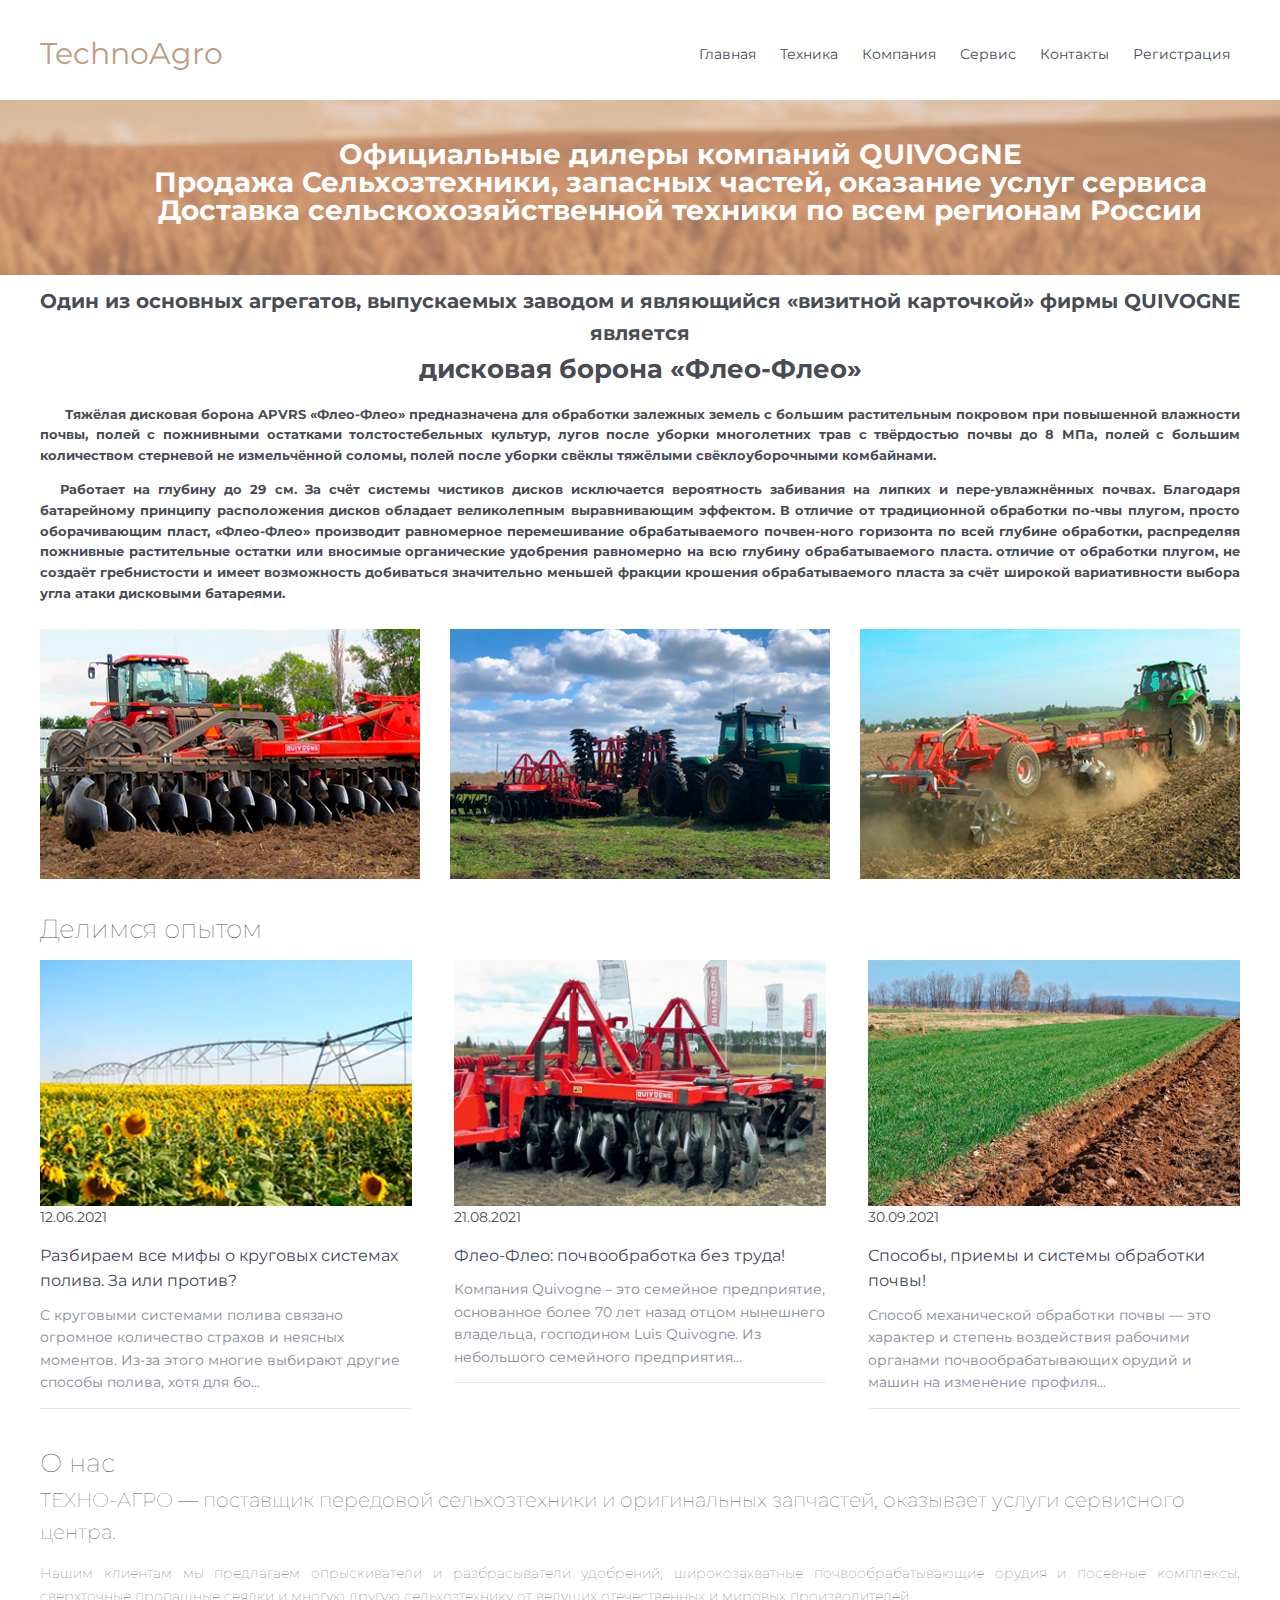
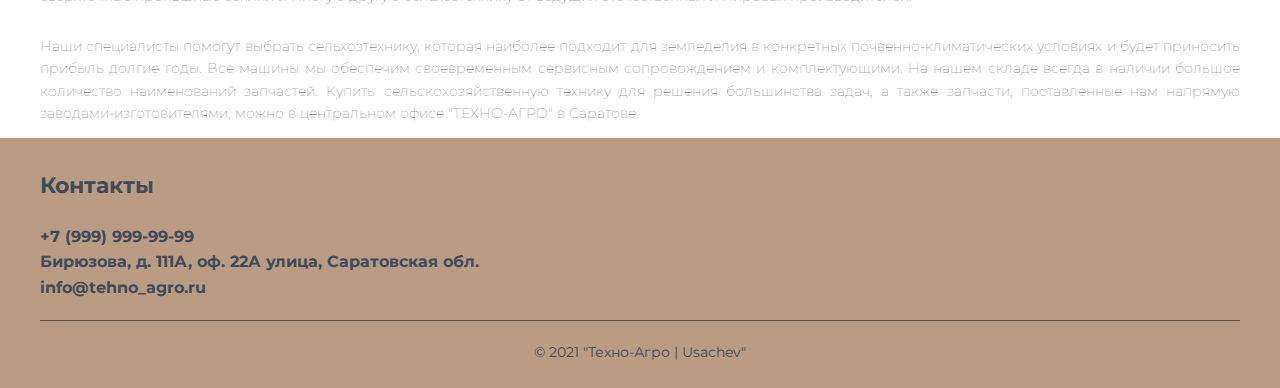
<file: index.html>
<!DOCTYPE html>
<html lang="en">
<head>
    <meta charset="UTF-8">
    <link rel="stylesheet" href="assets/css/style.css" type>
    <link rel="shortcut icon" href="favicon.ico" type="image/x-icon">
    <link rel="icon" href="favicon.ico" type="image/x-icon">
    <link href="https://fonts.googleapis.com/css2?family=Lobster&family=Montserrat:wght@800&display=swap" rel="stylesheet">
    <title>TechnoAgro</title>
</head>
    <body>
<header class="header">
        <div class="container">
            <div class="header_inner">
                <div class="header_logo">TechnoAgro</div>
                <nav class="nav">
                <a class="nav_link" href="index.html">Главная</a>
                <a class="nav_link" href="techoo.html">Техника</a>
                <a class="nav_link" href="Company.html">Компания</a>
                <a class="nav_link" href="service.html">Сервис</a>
                <a class="nav_link" href="contacts.html">Контакты</a>
                <a class="nav_link" href="registration.html">Регистрация</a>
                </nav>
            </div>
    </div>
        </header>

    <div class="global">
    <div class="container">
        <div class="global_container"> 
            <h1 class="global_title">Официальные дилеры компаний QUIVOGNE <br> Продажа Сельхозтехники, запасных частей, оказание услуг сервиса <br> Доставка сельскохозяйственной техники по всем регионам России </h1>
        </div>
        </div>
    </div>
        
        <section class="section">
          <div class="container">
              
              <div class="glavFleo"> 
                  <h3 class="section_suptitle"> Один из основных агрегатов, выпускаемых заводом и являющийся «визитной карточкой» фирмы QUIVOGNE является</h3>
                  <h2 class="section_fleo">дисковая борона «Флео-Флео» </h2> 
                  <div class="section_text">
                  <p style="text-indent: 25px;">  Тяжёлая дисковая борона APVRS «Флео-Флео» предназначена для обработки залежных земель с большим растительным покровом при повышенной влажности почвы, полей с пожнивными остатками толстостебельных культур, лугов после уборки многолетних трав с твёрдостью почвы до 8 МПа, полей с большим количеством стерневой не измельчённой соломы, полей после уборки свёклы тяжёлыми свёклоуборочными комбайнами. 
                      <p> Работает на глубину до 29 см. За счёт системы чистиков дисков исключается вероятность забивания на липких и пере-увлажнённых почвах. Благодаря батарейному принципу расположения дисков обладает великолепным выравнивающим эффектом. В отличие от традиционной обработки по-чвы плугом, просто оборачивающим пласт, «Флео-Флео» производит равномерное перемешивание обрабатываемого почвен-ного горизонта по всей глубине обработки, распределяя пожнивные растительные остатки или вносимые органические удобрения равномерно на всю глубину обрабатываемого пласта.  отличие от обработки плугом, не создаёт гребнистости и имеет возможность добиваться значительно меньшей фракции крошения обрабатываемого пласта за счёт широкой вариативности выбора угла атаки дисковыми батареями. </p> 
                  </div>
                 
                  

                  
        <div class="about">
            <div class="about__item">
                <div class="about__img">
                    <img src="assets/images/home/fleo2.png" alt="">
                </div>
                <div class="about__text">APVRS FF BIG</div>
            </div>

            <div class="about__item">
                <div class="about__img">
                    <img src="assets/images/home/fleo3.png" alt="">
                </div>
                <div class="about__text">APVRS FF</div>
            </div>

            <div class="about__item">
                <div class="about__img">
                    <img src="assets/images/home/fleo1.png" alt="">
                </div>
                <div class="about__text">APFL FF H</div>
            </div>
        </div>
                  
                  
                  </div>
                      
                  </div>
            
            
           
        
        </section>
        <section class="delem">
         <giv class="container">
             <h2 class="delem_text"> Делимся опытом</h2>
         <div class="blog">
            <div class="blog__item">
                <div class="blog__header">
                    <a href="watering.html">
                        <img class="blog__photo" src="assets/images/home/poluv.png" alt="">
                    </a>
                   <div class="blog_date">
                     <div>12.06.2021</div>
                    </div>
                </div>
                <div class="blog__content">
                    <div class="blog__title">
                        <a href="watering.html">Разбираем все мифы о круговых системах полива. За или против?</a>
                    </div>
                    <div class="blog__text">С круговыми системами полива связано огромное количество страхов и неясных моментов. Из-за этого многие выбирают другие способы полива, хотя для бо...</div>
                </div>
                <div class="blog__footer">
                </div>
            </div>

            <div class="blog__item">
                <div class="blog__header">
                    <a href="fleo.html">
                        <img class="blog__photo" src="assets/images/home/ofleofleo.png" alt="">
                    </a>
                   <div class="blog_date">
                     <div>21.08.2021</div>
                    </div>
                </div>
                <div class="blog__content">
                    <div class="blog__title">
                        <a href="fleo.html">Флео-Флео: почвообработка без труда!</a>
                    </div>
                    <div class="blog__text">Компания Quivogne – это семейное предприятие, основанное более 70 лет назад отцом нынешнего владельца, господином Luis Quivogne. Из небольшого семейного предприятия...</div>
                </div>
                <div class="blog__footer">

                </div>
            </div>

            <div class="blog__item">
                <div class="blog__header">
                    <a href="soil.html">
                        <img class="blog__photo" src="assets/images/home/obrabotka.png" alt="">
                    </a>
                   <div class="blog_date">
                     <div>30.09.2021</div>
                    </div>
                </div>
                <div class="blog__content">
                    <div class="blog__title">
                        <a href="soil.html">Способы, приемы и системы обработки почвы!</a>
                    </div>
                    <div class="blog__text">Способ механической обработки почвы — это характер и степень воздействия рабочими органами почвообрабатывающих орудий и машин на изменение профиля...</div>
                </div>
                <div class="blog__footer">
                </div>
            </div>
        </div>

            </giv>
        </section>
        
        
        <section class="o_nas">
            <div class="container">
                      <h2 class="nas_title">О нас</h2>
                      <h1 class="nas_tehno"> ТЕХНО-АГРО — поставщик передовой сельхозтехники и оригинальных запчастей, оказывает услуги сервисного центра.</h1>
                     <p class="nas_text">  Нашим клиентам мы предлагаем опрыскиватели и разбрасыватели удобрений, широкозахватные почвообрабатывающие орудия и посевные комплексы, сверхточные пропашные сеялки и многую другую сельхозтехнику от ведущих отечественных и мировых производителей. </p>
                     <p class="nas_text">   Наши специалисты помогут выбрать сельхозтехнику, которая наиболее подходит для земледелия в конкретных почвенно-климатических условиях и будет приносить прибыль долгие годы. Все машины мы обеспечим своевременным сервисным сопровождением и комплектующими. На нашем складе всегда в наличии большое количество наименований запчастей.

   Купить сельскохозяйственную технику для решения большинства задач, а также запчасти, поставленные нам напрямую заводами-изготовителями, можно в центральном офисе "ТЕХНО-АГРО" в Саратове. </p>
            </div>
        </section>
        
        
        
        
<footer class="footer">
        <div class="container">
    <div class="footer_inner">
        <div class="footer_col">
            <div class="footer_contacts">Контакты
            </div>
            <div class="footer_text">
            <div class="footer_nomer">+7 (999) 999-99-99</div>
            <div class="footer_adress">Бирюзова, д. 111А, оф. 22А улица, Саратовская обл.</div>
            <div class="footer_email">info@tehno_agro.ru</div>
            </div>
        
        </div>
            </div>
            
            <div class="copyright">
                © 2021 "Техно-Агро | Usachev" 
            </div>
    </div>
        </footer>
        
    </body>
</html>
</file>
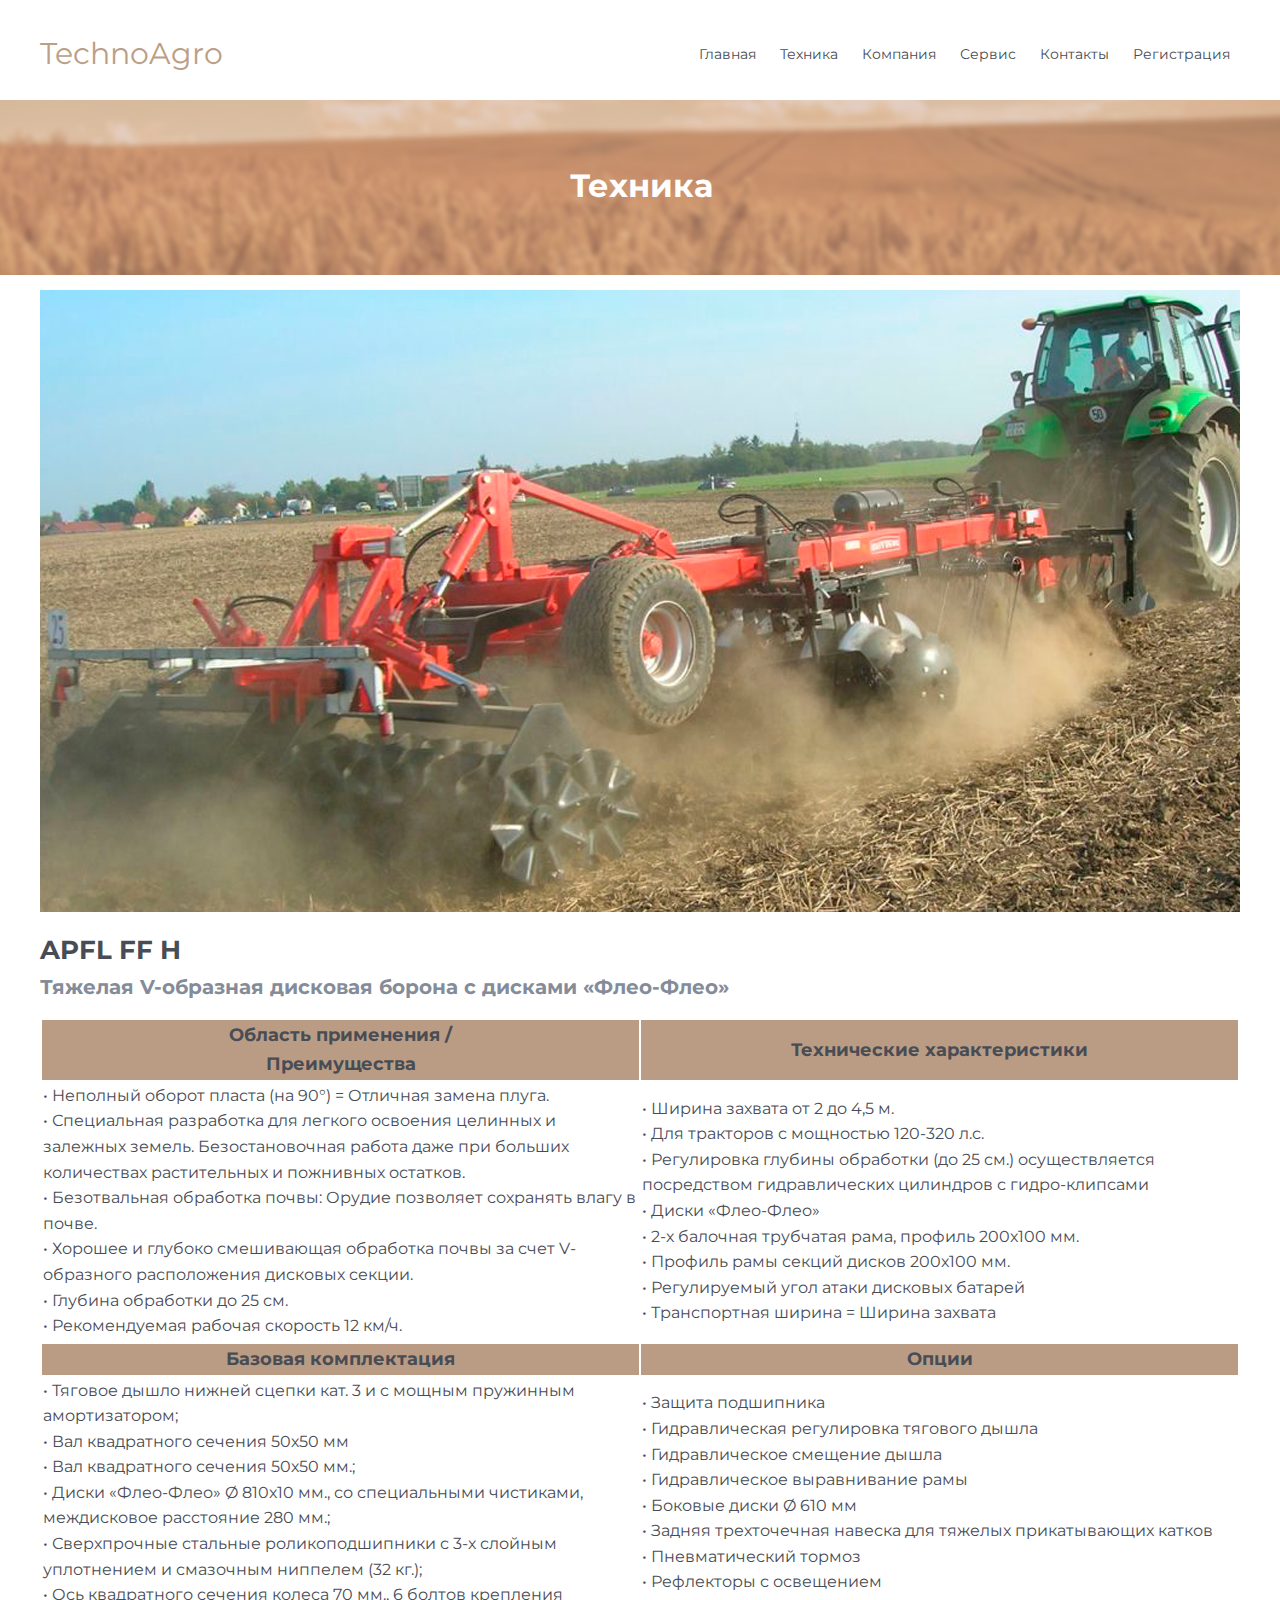
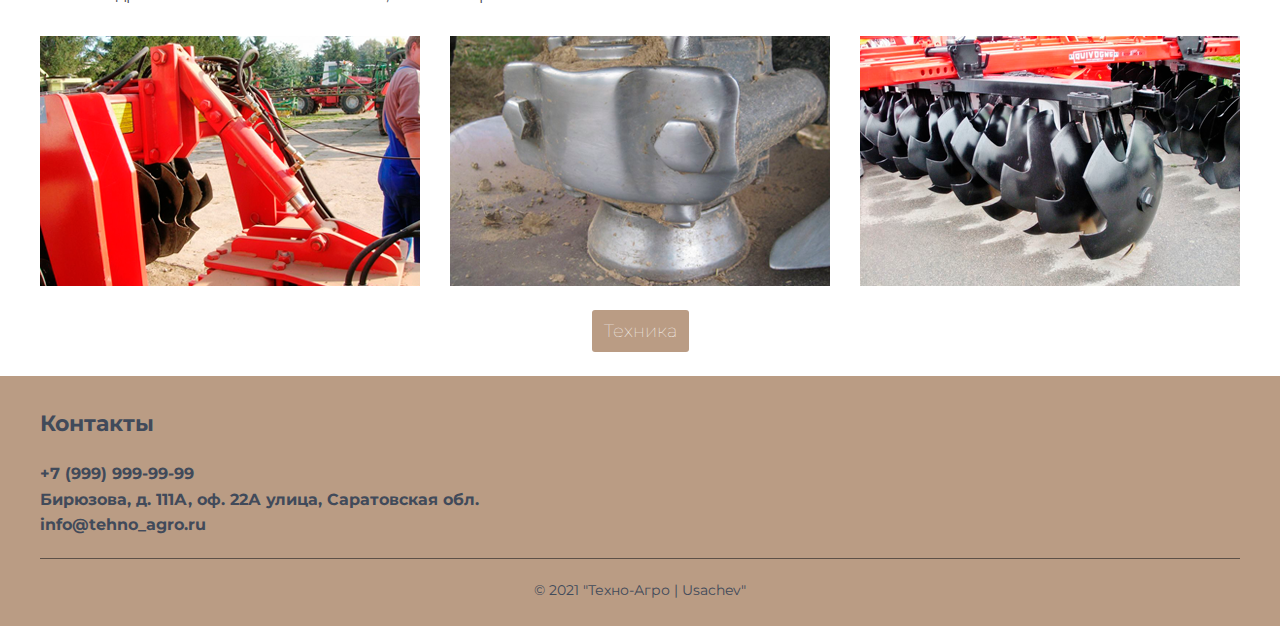
<file: apflffh.html>
<!DOCTYPE html>
<html lang="en">
<head>
    <meta charset="UTF-8">
    <link rel="stylesheet" href="assets/css/style.css">
        <link rel="shortcut icon" href="favicon.ico" type="image/x-icon">
    <link rel="icon" href="favicon.ico" type="image/x-icon">
    <link href="https://fonts.googleapis.com/css2?family=Lobster&family=Montserrat:wght@800&display=swap" rel="stylesheet">
    <title>APFL FF H - TechnoAgro</title>
</head>
    <body>
<header class="header">
        <div class="container">
            <div class="header_inner">
                <div class="header_logo">TechnoAgro</div>
                <nav class="nav">
                <a class="nav_link" href="index.html">Главная</a>
                <a class="nav_link" href="techoo.html">Техника</a>
                <a class="nav_link" href="Company.html">Компания</a>
                <a class="nav_link" href="service.html">Сервис</a>
                <a class="nav_link" href="contacts.html">Контакты</a>
                <a class="nav_link" href="registration.html">Регистрация</a>
                </nav>
            </div>
    </div>
        </header>

    <div class="global">
    <div class="container">
        <div class="global_container"> 
            <h1 class="glob_title">Техника</h1>
        </div>
        </div>
    </div>
        
        <section class="section">
          <div class="container">
              
              <div class="glavFleo"> 
                    <div class="oto_delem">
                      <img src="assets/images/techoo/apflffh/1.png" alt="">
                  </div>
                  <h2 class="section_apvrs">APFL FF H</h2>
                  <h3 class="section_apvtitle"> Тяжелая V-образная дисковая борона с дисками «Флео-Флео»</h3> 
             <table class="table">
                  <tr><th class="th">Область применения / <br> Преимущества </th>
                      <th class="th">Технические характеристики</th></tr>
                  <tr><td>• Неполный оборот пласта (на 90°) = Отличная замена плуга. <br> • Специальная разработка для легкого освоения целинных и залежных земель. Безостановочная работа даже при больших количествах растительных и пожнивных остатков. <br> • Безотвальная обработка почвы: Орудие позволяет сохранять влагу в почве. <br> • Хорошее и глубоко смешивающая обработка почвы за счет V-образного расположения дисковых секции.<br> • Глубина обработки до 25 см. <br> • Рекомендуемая рабочая скорость 12 км/ч.   </td>
                 <td> • Ширина захвата от 2 до 4,5 м. <br> • Для тракторов с мощностью 120-320 л.с. <br> • Регулировка глубины обработки (до 25 см.) осуществляется посредством гидравлических цилиндров с гидро-клипсами <br>  • Диски «Флео-Флео» <br> • 2-х балочная трубчатая рама, профиль 200х100 мм. <br> • Профиль рамы секций дисков 200х100 мм. <br>  •  Регулируемый угол атаки дисковых батарей <br>  •  Транспортная ширина = Ширина захвата</td>
                 </tr>
                  </table>
                               <table class="table">
                  <tr><th class="th">Базовая комплектация </th>
                      <th class="th">Опции</th></tr>
                  <tr><td>• Тяговое дышло нижней сцепки кат. 3 и с мощным пружинным амортизатором; <br> • Вал квадратного сечения 50х50 мм <br> • Вал квадратного сечения 50х50 мм.; <br> • Диски «Флео-Флео» Ø 810х10 мм., со специальными чистиками, междисковое расстояние 280 мм.; <br> • Сверхпрочные стальные роликоподшипники с 3-х слойным уплотнением и смазочным ниппелем (32 кг.); <br> • Ось квадратного сечения колеса 70 мм., 6 болтов крепления </td>
                 <td>• Защита подшипника <br> • Гидравлическая регулировка тягового дышла <br> • Гидравлическое смещение дышла <br>  • Гидравлическое выравнивание рамы <br> • Боковые диски Ø 610 мм <br> • Задняя трехточечная навеска для тяжелых прикатывающих катков <br>  •  Пневматический тормоз <br>  •  Рефлекторы с освещением </td>
                 </tr>
                  </table>
                 
                  

                  
        <div class="about">
            <div class="about__item">
                <div class="about__img">
                    <img src="assets/images/techoo/apflffh/gidr.png" alt="">
                </div>
                <div class="about__text">Гидравлическое выравнивание тягового дышла</div>
            </div>

            <div class="about__item">
                <div class="about__img">
                    <img src="assets/images/techoo/apflffh/zah.png" alt="">
                </div>
                <div class="about__text">Защита подшипника</div>
            </div>

            <div class="about__item">
                <div class="about__img">
                    <img src="assets/images/techoo/apflffh/clear.png" alt="">
                </div>
                <div class="about__text">Диски «Флео-Флео» со специальными чистиками</div>
            </div>
        </div>
                  
                  
                  </div>
                      
                  </div>
            
            
           
        
        </section>
        
        
        
        <div class="clock">

  <a class="button" href="techoo.html">Техника</a>

</div>
        
        
        
        
<footer class="footer">
        <div class="container">
    <div class="footer_inner">
        <div class="footer_col">
            <div class="footer_contacts">Контакты
            </div>
            <div class="footer_text">
            <div class="footer_nomer">+7 (999) 999-99-99</div>
            <div class="footer_adress">Бирюзова, д. 111А, оф. 22А улица, Саратовская обл.</div>
            <div class="footer_email">info@tehno_agro.ru</div>
            </div>
        
        </div>
            </div>
            
            <div class="copyright">
                © 2021 "Техно-Агро | Usachev" 
            </div>
    </div>
        </footer>
        
    </body>
</html>
</file>
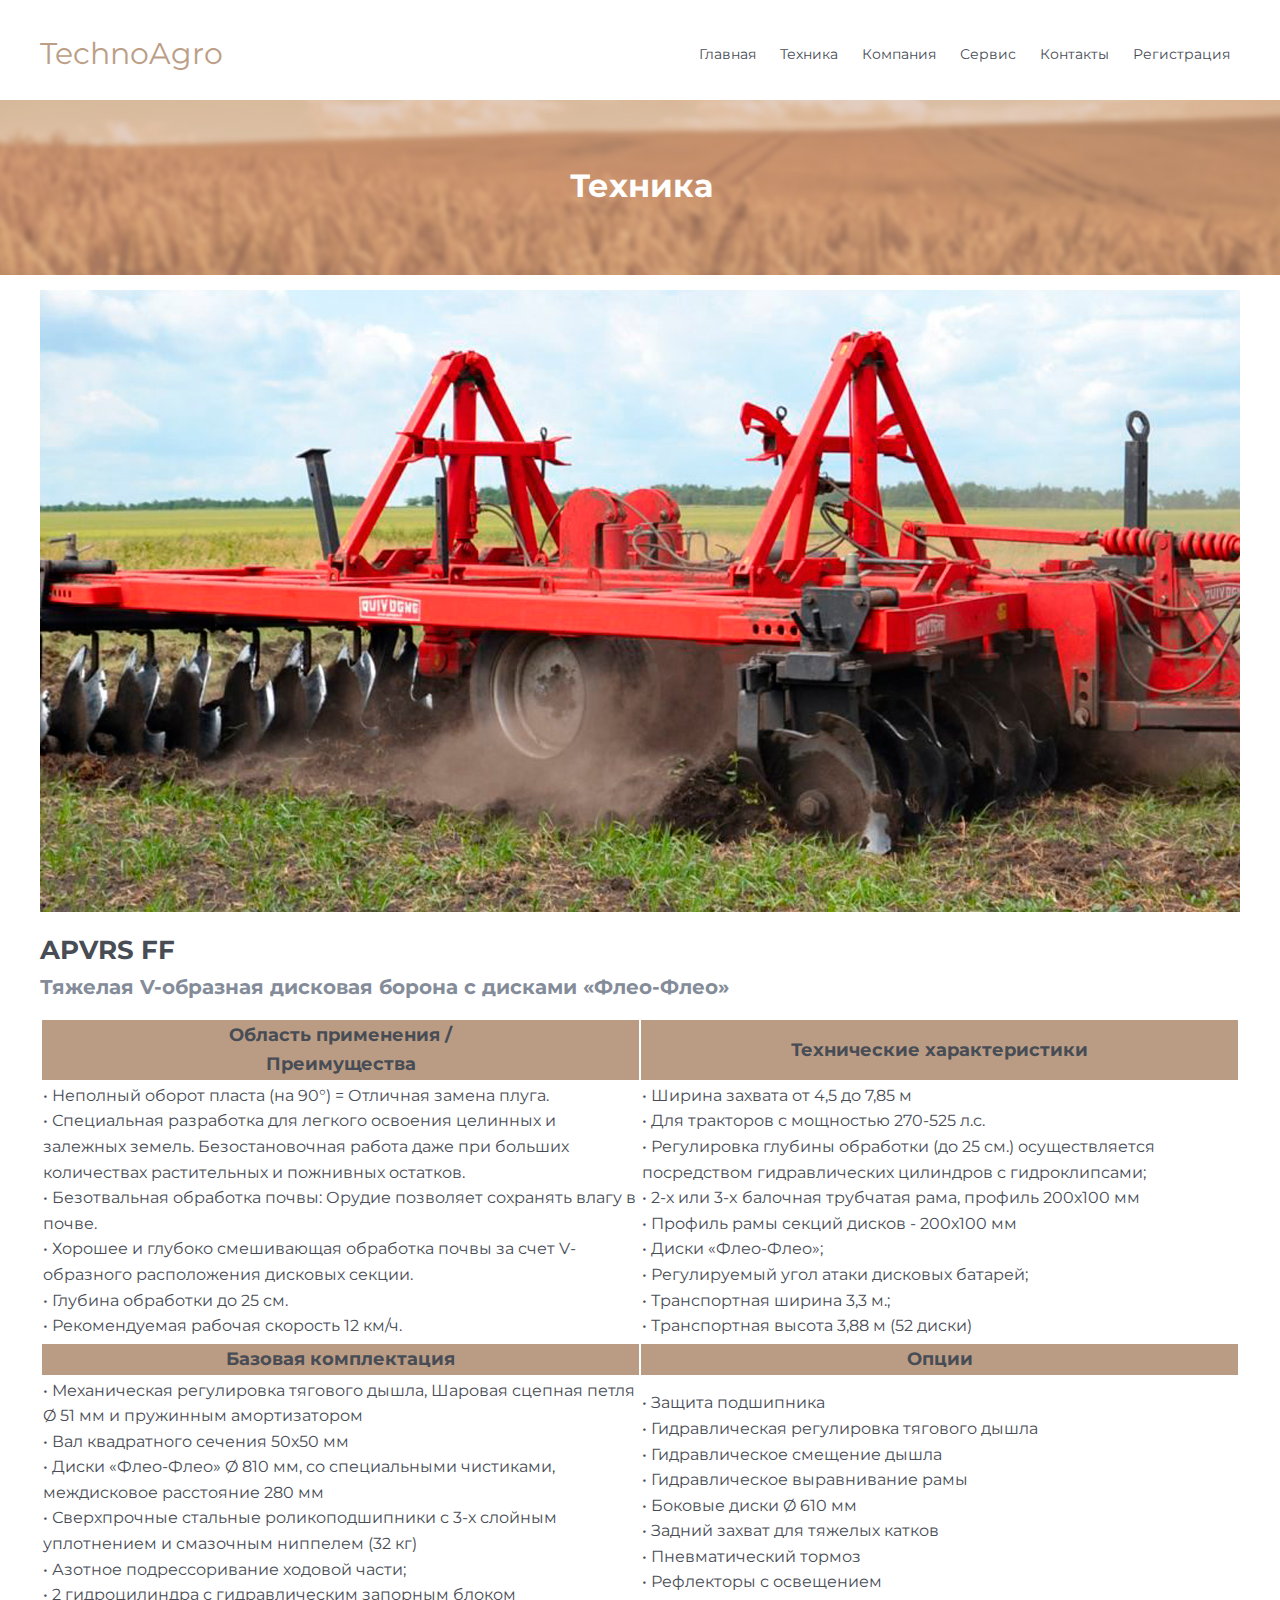
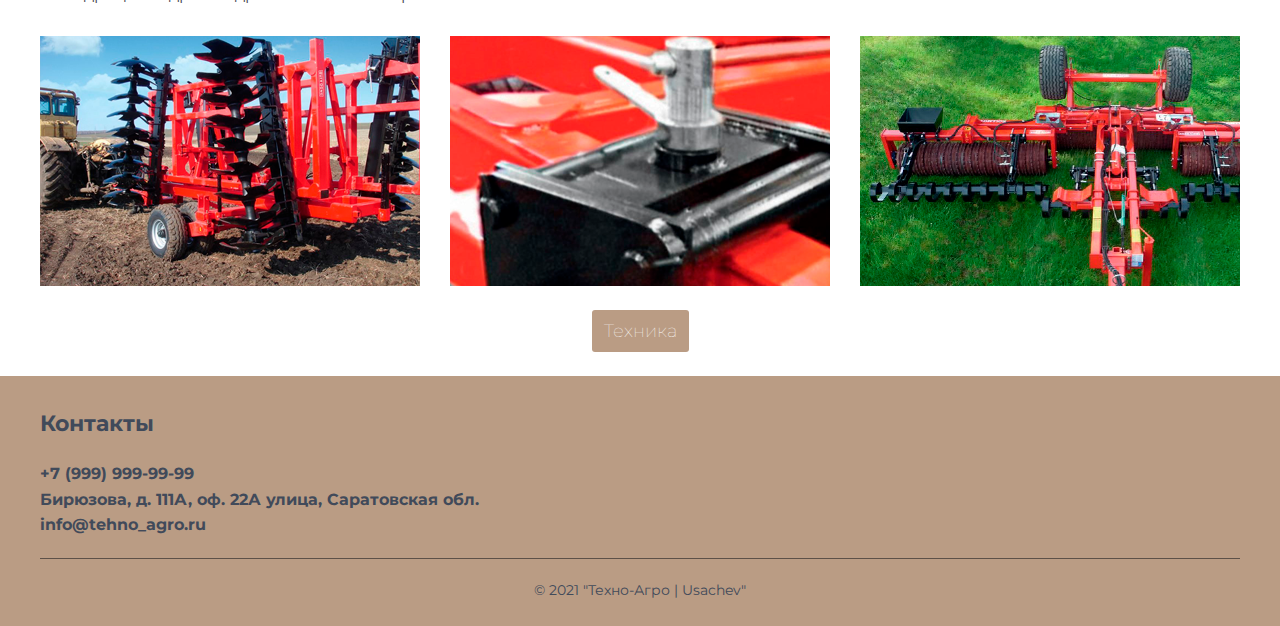
<file: apvrsff.html>
<!DOCTYPE html>
<html lang="en">
<head>
    <meta charset="UTF-8">
    <link rel="stylesheet" href="assets/css/style.css">
        <link rel="shortcut icon" href="favicon.ico" type="image/x-icon">
    <link rel="icon" href="favicon.ico" type="image/x-icon">
    <link href="https://fonts.googleapis.com/css2?family=Lobster&family=Montserrat:wght@800&display=swap" rel="stylesheet">
    <title>APVRS FF - TechnoAgro</title>
</head>
    <body>
<header class="header">
        <div class="container">
            <div class="header_inner">
                <div class="header_logo">TechnoAgro</div>
                <nav class="nav">
                <a class="nav_link" href="index.html">Главная</a>
                <a class="nav_link" href="techoo.html">Техника</a>
                <a class="nav_link" href="Company.html">Компания</a>
                <a class="nav_link" href="service.html">Сервис</a>
                <a class="nav_link" href="contacts.html">Контакты</a>
                <a class="nav_link" href="registration.html">Регистрация</a>
                </nav>
            </div>
    </div>
        </header>

    <div class="global">
    <div class="container">
        <div class="global_container"> 
            <h1 class="glob_title">Техника</h1>
        </div>
        </div>
    </div>
        
        <section class="section">
          <div class="container">
              
              <div class="glavFleo"> 
                    <div class="oto_delem">
                      <img src="assets/images/techoo/Aprsff/1.png" alt="">
                  </div>
                  <h2 class="section_apvrs">APVRS FF</h2>
                  <h3 class="section_apvtitle"> Тяжелая V-образная дисковая борона с дисками «Флео-Флео»</h3> 
             <table class="table">
                  <tr><th class="th">Область применения / <br> Преимущества </th>
                      <th class="th">Технические характеристики</th></tr>
                  <tr><td>• Неполный оборот пласта (на 90°) = Отличная замена плуга. <br> • Специальная разработка для легкого освоения целинных и залежных земель. Безостановочная работа даже при больших количествах растительных и пожнивных остатков. <br> • Безотвальная обработка почвы: Орудие позволяет сохранять влагу в почве. <br> • Хорошее и глубоко смешивающая обработка почвы за счет V-образного расположения дисковых секции.<br> • Глубина обработки до 25 см. <br> • Рекомендуемая рабочая скорость 12 км/ч.   </td>
                 <td> • Ширина захвата от 4,5 до 7,85 м <br> • Для тракторов с мощностью 270-525 л.с. <br> • Регулировка глубины обработки (до 25 см.) осуществляется посредством гидравлических цилиндров с гидроклипсами; <br>  • 2-х или 3-x балочная трубчатая рама, профиль 200х100 мм <br> • Профиль рамы секций дисков - 200х100 мм <br> • Диски «Флео-Флео»; <br>  •  Регулируемый угол атаки дисковых батарей; <br>  •  Транспортная ширина 3,3 м.; <br>  • Транспортная высота 3,88 м (52 диски) </td>
                 </tr>
                  </table>
                               <table class="table">
                  <tr><th class="th">Базовая комплектация </th>
                      <th class="th">Опции</th></tr>
                  <tr><td>• Механическая регулировка тягового дышла, Шаровая сцепная петля Ø 51 мм и пружинным амортизатором <br> • Вал квадратного сечения 50х50 мм <br> • Диски «Флео-Флео» Ø 810 мм, со специальными чистиками, междисковое расстояние 280 мм <br> • Сверхпрочные стальные роликоподшипники с 3-х слойным уплотнением и смазочным ниппелем (32 кг) <br> • Азотное подрессоривание ходовой части; <br> • 2 гидроцилиндра с гидравлическим запорным блоком   </td>
                 <td>• Защита подшипника <br> • Гидравлическая регулировка тягового дышла <br> • Гидравлическое смещение дышла <br>  • Гидравлическое выравнивание рамы <br> • Боковые диски Ø 610 мм <br> • Задний захват для тяжелых катков <br>  •  Пневматический тормоз <br>  •  Рефлекторы с освещением </td>
                 </tr>
                  </table>
                 
                  

                  
        <div class="about">
            <div class="about__item">
                <div class="about__img">
                    <img src="assets/images/techoo/Aprsff/trans.png" alt="">
                </div>
                <div class="about__text">Транспортное положение</div>
            </div>

            <div class="about__item">
                <div class="about__img">
                    <img src="assets/images/techoo/Aprsff/block.png" alt="">
                </div>
                <div class="about__text">Блокировка дисковых батарей</div>
            </div>

            <div class="about__item">
                <div class="about__img">
                    <img src="assets/images/techoo/Aprsff/katok.png" alt="">
                </div>
                <div class="about__text">APVRS FF с полевым катком ROLLMOT - 6,30 м</div>
            </div>
        </div>
                  
                  
                  </div>
                      
                  </div>
            
            
           
        
        </section>
        
        
        
        <div class="clock">

  <a class="button" href="techoo.html">Техника</a>

</div>
        
        
        
        
<footer class="footer">
        <div class="container">
    <div class="footer_inner">
        <div class="footer_col">
            <div class="footer_contacts">Контакты
            </div>
            <div class="footer_text">
            <div class="footer_nomer">+7 (999) 999-99-99</div>
            <div class="footer_adress">Бирюзова, д. 111А, оф. 22А улица, Саратовская обл.</div>
            <div class="footer_email">info@tehno_agro.ru</div>
            </div>
        
        </div>
            </div>
            
            <div class="copyright">
                © 2021 "Техно-Агро | Usachev" 
            </div>
    </div>
        </footer>
        
    </body>
</html>
</file>
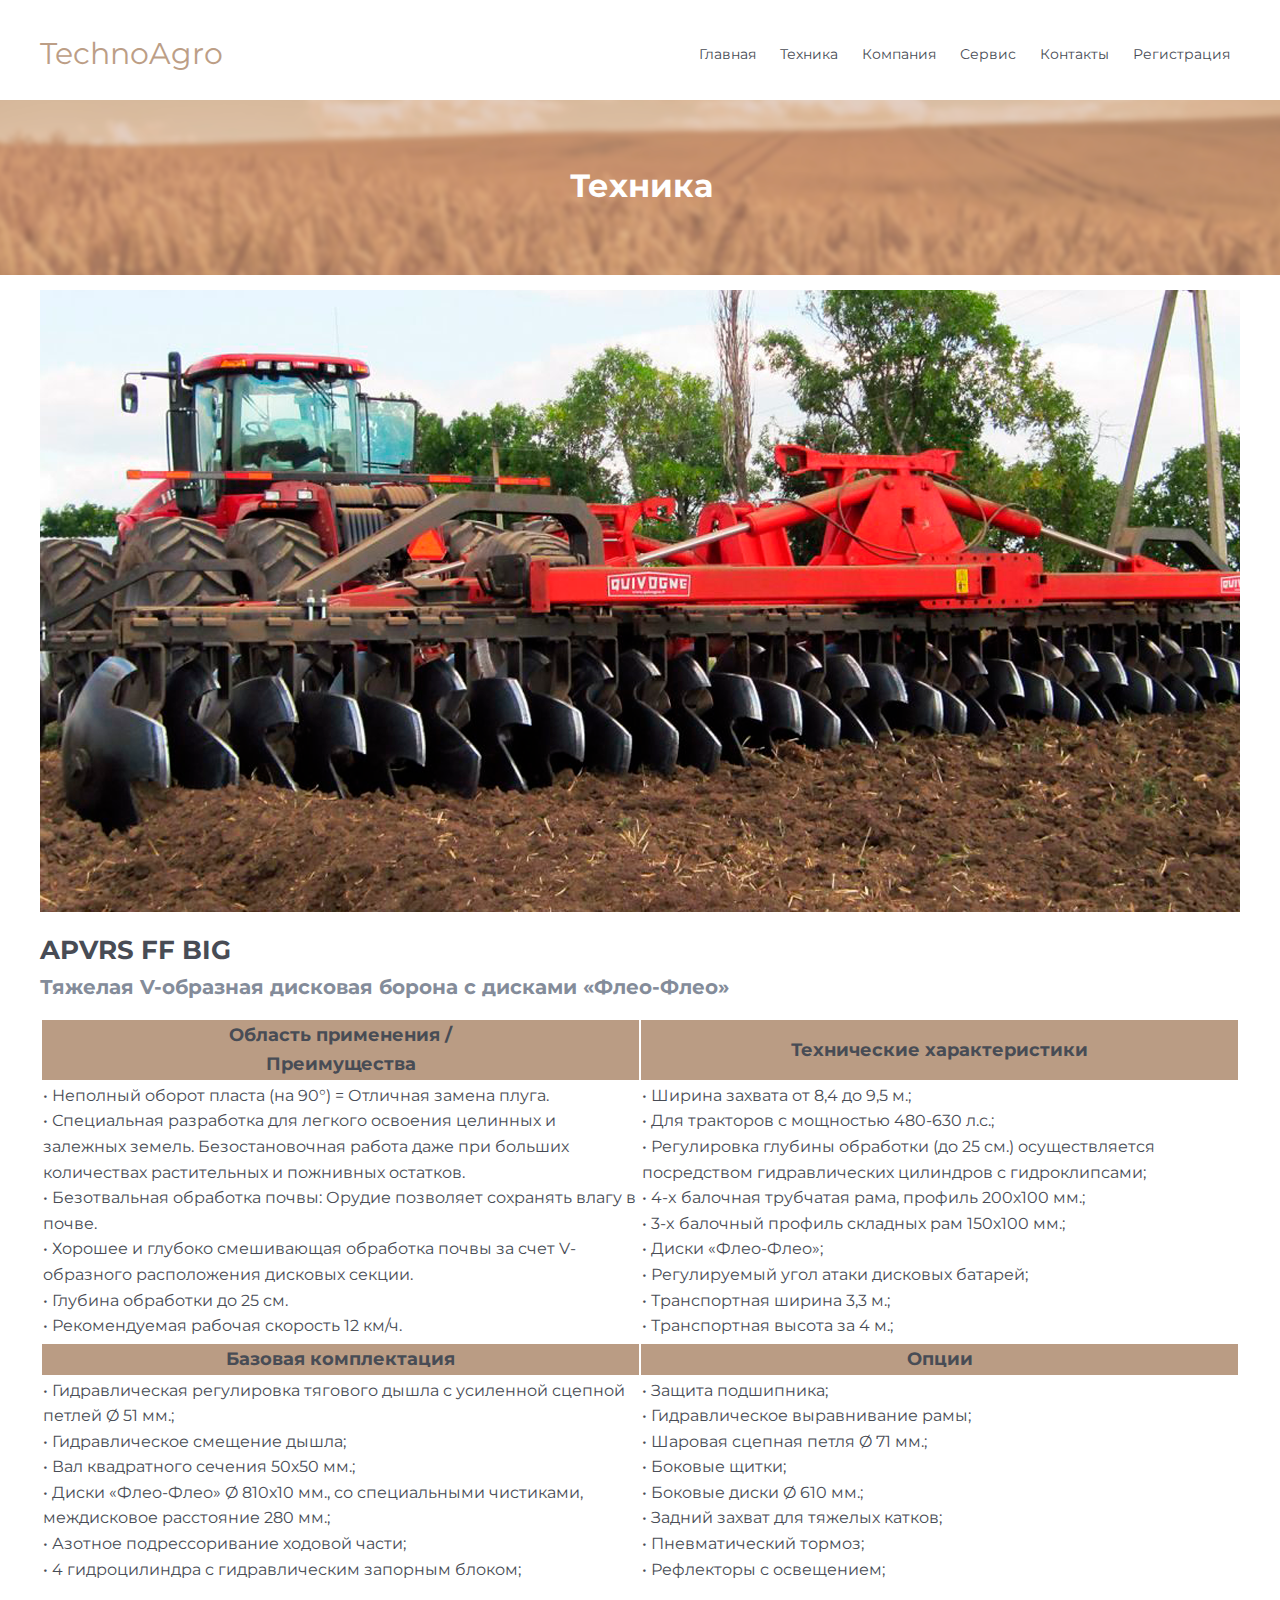
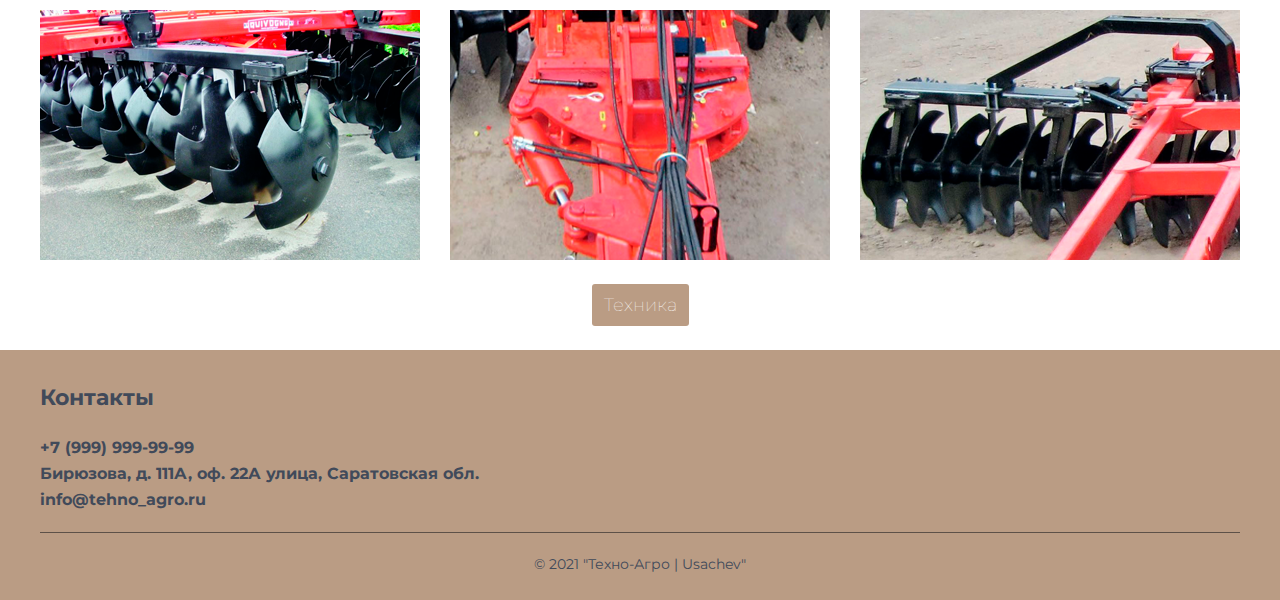
<file: apvrsffbig.html>
<!DOCTYPE html>
<html lang="en">
<head>
    <meta charset="UTF-8">
    <link rel="stylesheet" href="assets/css/style.css">
        <link rel="shortcut icon" href="favicon.ico" type="image/x-icon">
    <link rel="icon" href="favicon.ico" type="image/x-icon">
    <link href="https://fonts.googleapis.com/css2?family=Lobster&family=Montserrat:wght@800&display=swap" rel="stylesheet">
    <title>APVRS FF BIG - TechnoAgro</title>
</head>
    <body>
<header class="header">
        <div class="container">
            <div class="header_inner">
                <div class="header_logo">TechnoAgro</div>
                <nav class="nav">
                <a class="nav_link" href="index.html">Главная</a>
                <a class="nav_link" href="techoo.html">Техника</a>
                <a class="nav_link" href="Company.html">Компания</a>
                <a class="nav_link" href="service.html">Сервис</a>
                <a class="nav_link" href="contacts.html">Контакты</a>
                <a class="nav_link" href="registration.html">Регистрация</a>
                </nav>
            </div>
    </div>
        </header>

    <div class="global">
    <div class="container">
        <div class="global_container"> 
            <h1 class="glob_title">Техника</h1>
        </div>
        </div>
    </div>
        
        <section class="section">
          <div class="container">
              
              <div class="glavFleo"> 
                    <div class="oto_delem">
                      <img src="assets/images/techoo/Apvrsffbig/1.png" alt="">
                  </div>
                  <h2 class="section_apvrs">APVRS FF BIG </h2>
                  <h3 class="section_apvtitle"> Тяжелая V-образная дисковая борона с дисками «Флео-Флео»</h3> 
             <table class="table">
                  <tr><th class="th">Область применения / <br> Преимущества </th>
                      <th class="th">Технические характеристики</th></tr>
                  <tr><td>• Неполный оборот пласта (на 90°) = Отличная замена плуга. <br> • Специальная разработка для легкого освоения целинных и залежных земель. Безостановочная работа даже при больших количествах растительных и пожнивных остатков. <br> • Безотвальная обработка почвы: Орудие позволяет сохранять влагу в почве. <br> • Хорошее и глубоко смешивающая обработка почвы за счет V-образного расположения дисковых секции.<br> • Глубина обработки до 25 см. <br> • Рекомендуемая рабочая скорость 12 км/ч.   </td>
                 <td>• Ширина захвата от 8,4 до 9,5 м.; <br> • Для тракторов с мощностью 480-630 л.с.; <br> • Регулировка глубины обработки (до 25 см.) осуществляется посредством гидравлических цилиндров с гидроклипсами; <br>  • 4-x балочная трубчатая рама, профиль 200х100 мм.; <br> • 3-x балочный профиль складных рам 150х100 мм.; <br> • Диски «Флео-Флео»; <br>  •  Регулируемый угол атаки дисковых батарей; <br>  •  Транспортная ширина 3,3 м.; <br>  • Транспортная высота за 4 м.; </td>
                 </tr>
                  </table>
                               <table class="table">
                  <tr><th class="th">Базовая комплектация </th>
                      <th class="th">Опции</th></tr>
                  <tr><td>• Гидравлическая регулировка тягового дышла с усиленной сцепной петлей Ø 51 мм.; <br> • Гидравлическое смещение дышла; <br> • Вал квадратного сечения 50х50 мм.; <br> • Диски «Флео-Флео» Ø 810х10 мм., со специальными чистиками, междисковое расстояние 280 мм.;<br> • Азотное подрессоривание ходовой части; <br> • 4 гидроцилиндра с гидравлическим запорным блоком;   </td>
                 <td>• Защита подшипника; <br> • Гидравлическое выравнивание рамы; <br> • Шаровая сцепная петля Ø 71 мм.; <br>  • Боковые щитки; <br> • Боковые диски Ø 610 мм.; <br> • Задний захват для тяжелых катков; <br>  •  Пневматический тормоз; <br>  •  Рефлекторы с освещением; </td>
                 </tr>
                  </table>
                 
                  

                  
        <div class="about">
            <div class="about__item">
                <div class="about__img">
                    <img src="assets/images/techoo/Apvrsffbig/fleofleoo.png" alt="">
                </div>
                <div class="about__text">Уникальные диски Флео-Флео</div>
            </div>

            <div class="about__item">
                <div class="about__img">
                    <img src="assets/images/techoo/Apvrsffbig/gidr.png" alt="">
                </div>
                <div class="about__text">Гидравлическое смещение дышла</div>
            </div>

            <div class="about__item">
                <div class="about__img">
                    <img src="assets/images/techoo/Apvrsffbig/ycil.png" alt="">
                </div>
                <div class="about__text">Усиливающие подпорки на дисковых секциях</div>
            </div>
        </div>
                  
                  
                  </div>
                      
                  </div>
            
            
           
        
        </section>
        
        
        
        <div class="clock">

  <a class="button" href="techoo.html">Техника</a>

</div>
        
        
        
        
<footer class="footer">
        <div class="container">
    <div class="footer_inner">
        <div class="footer_col">
            <div class="footer_contacts">Контакты
            </div>
            <div class="footer_text">
            <div class="footer_nomer">+7 (999) 999-99-99</div>
            <div class="footer_adress">Бирюзова, д. 111А, оф. 22А улица, Саратовская обл.</div>
            <div class="footer_email">info@tehno_agro.ru</div>
            </div>
        
        </div>
            </div>
            
            <div class="copyright">
                © 2021 "Техно-Агро | Usachev" 
            </div>
    </div>
        </footer>
        
    </body>
</html>
</file>
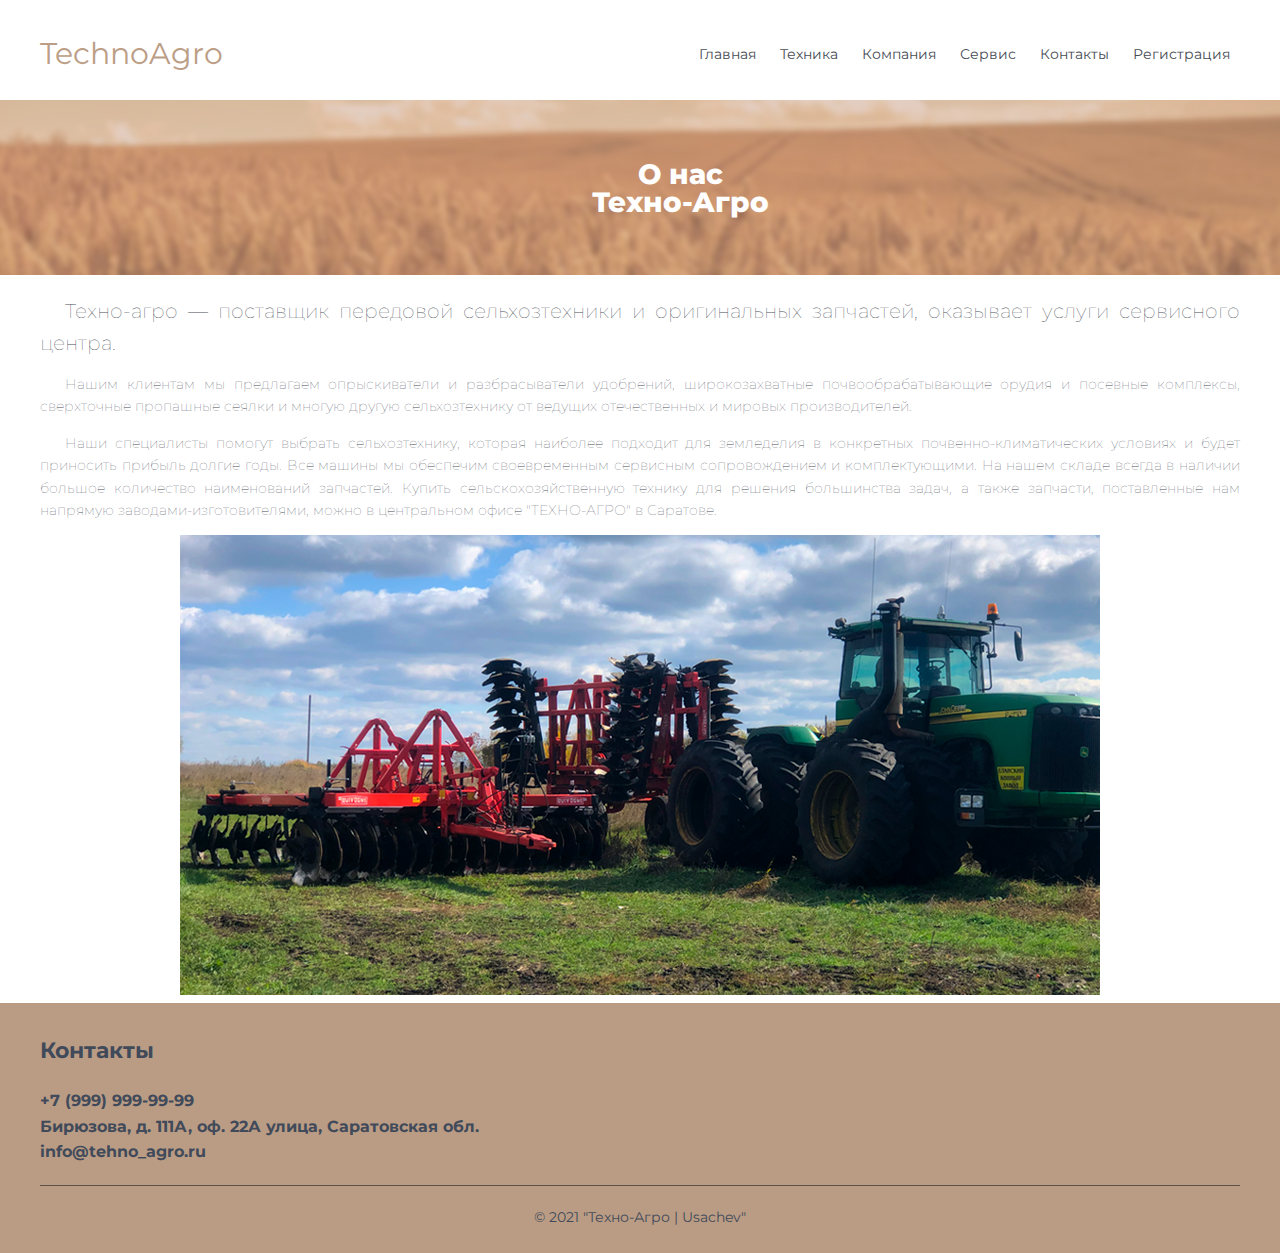
<file: company.html>
<!DOCTYPE html>
<html lang="en">
<head>
    <meta charset="UTF-8">
    <link rel="stylesheet" href="assets/css/style.css">
        <link rel="shortcut icon" href="favicon.ico" type="image/x-icon">
    <link rel="icon" href="favicon.ico" type="image/x-icon">
    <link href="https://fonts.googleapis.com/css2?family=Lobster&family=Montserrat:wght@800&display=swap" rel="stylesheet">
    <title>Компания - TechnoAgro</title>
</head>
    <body>
<header class="header">
        <div class="container">
            <div class="header_inner">
                <div class="header_logo">TechnoAgro</div>
                <nav class="nav">
                <a class="nav_link" href="index.html">Главная</a>
                <a class="nav_link" href="techoo.html">Техника</a>
                <a class="nav_link" href="company.html">Компания</a>
                <a class="nav_link" href="service.html">Сервис</a>
                <a class="nav_link" href="contacts.html">Контакты</a>
                <a class="nav_link" href="registration.html">Регистрация</a>
                   </nav>
            </div>
    </div>
        </header>

    <div class="global">
    <div class="container">
        <div class="global_container"> 
            <h1 class="techo_title">О нас <br> Техно-Агро </h1>
        </div>
        </div>
    </div>
        
         <section class="o_nas">
            <div class="container">
                <div class="onas_text">
                      <h1 class="onas_text" style="text-indent: 25px;"> Техно-агро — поставщик передовой сельхозтехники и оригинальных запчастей, оказывает услуги сервисного центра.</h1>
                     <p class="nas_text" style="text-indent: 25px;">  Нашим клиентам мы предлагаем опрыскиватели и разбрасыватели удобрений, широкозахватные почвообрабатывающие орудия и посевные комплексы, сверхточные пропашные сеялки и многую другую сельхозтехнику от ведущих отечественных и мировых производителей. </p>
                     <p class="nas_text" style="text-indent: 25px;">   Наши специалисты помогут выбрать сельхозтехнику, которая наиболее подходит для земледелия в конкретных почвенно-климатических условиях и будет приносить прибыль долгие годы. Все машины мы обеспечим своевременным сервисным сопровождением и комплектующими. На нашем складе всегда в наличии большое количество наименований запчастей. Купить сельскохозяйственную технику для решения большинства задач, а также запчасти, поставленные нам напрямую заводами-изготовителями, можно в центральном офисе "ТЕХНО-АГРО" в Саратове. </p>
                    </div>
            </div>
        </section>
        
        
                <section class="foto">

                     <img class="com_foto" src="assets/images/company/compFleo.png" alt="">
          
        </section>
 
             
        
    
        
     
        
<footer class="footer">
        <div class="container">
    <div class="footer_inner">
        <div class="footer_col">
            <div class="footer_contacts">Контакты
            </div>
            <div class="footer_text">
            <div class="footer_nomer">+7 (999) 999-99-99</div>
            <div class="footer_adress">Бирюзова, д. 111А, оф. 22А улица, Саратовская обл.</div>
            <div class="footer_email">info@tehno_agro.ru</div>
            </div>
        
        </div>
            </div>
            
            <div class="copyright">
                © 2021 "Техно-Агро | Usachev" 
            </div>
    </div>
        </footer>
        
    </body>
</html>
</file>
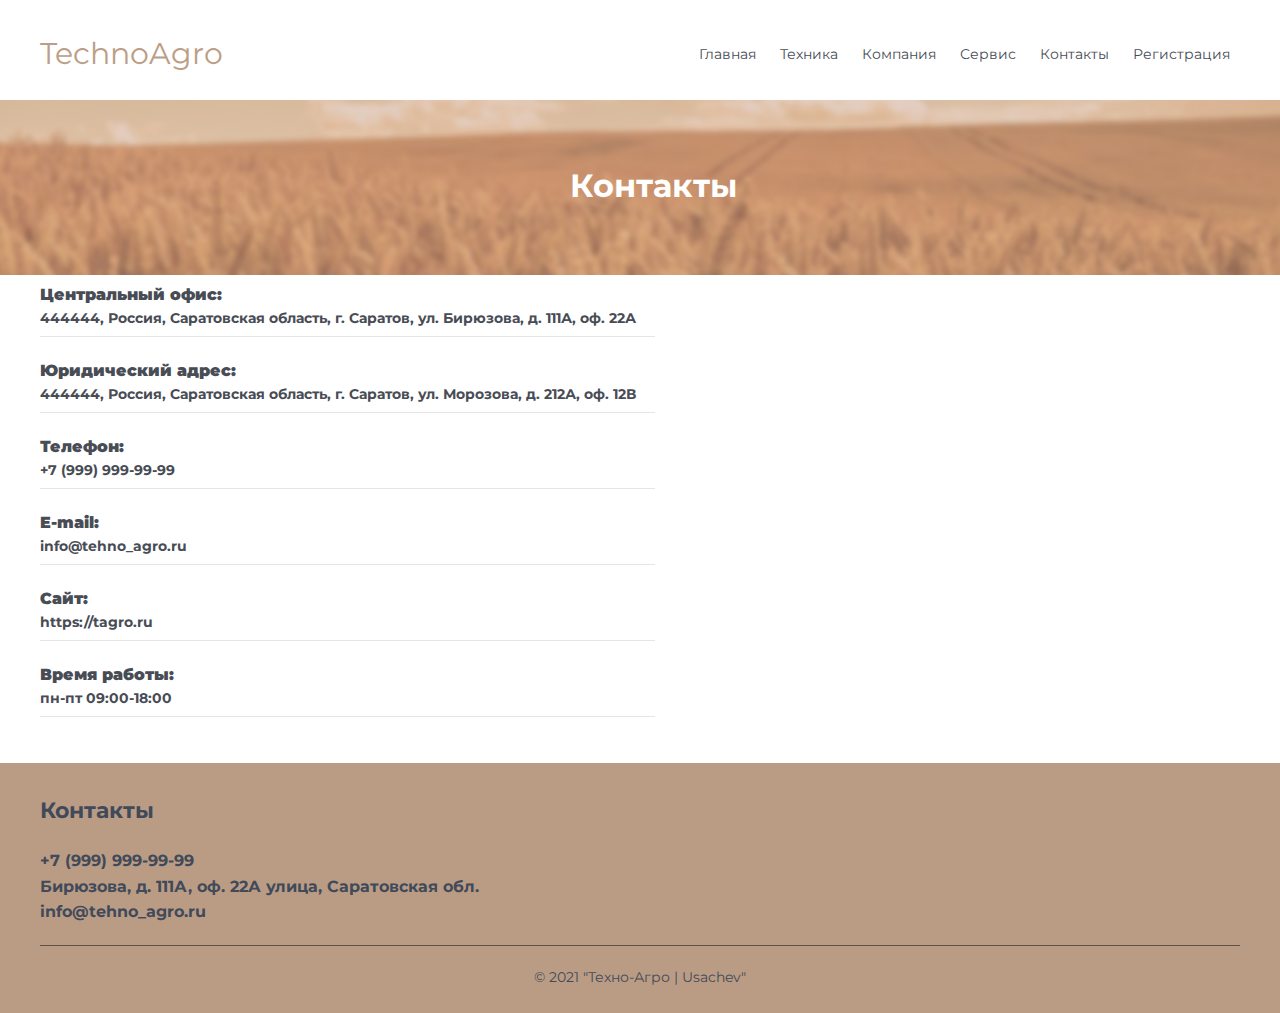
<file: contacts.html>
<!DOCTYPE html>
<html lang="en">
<head>
    <meta charset="UTF-8">
    <link rel="stylesheet" href="assets/css/style.css">
    <link rel="shortcut icon" href="favicon.ico" type="image/x-icon">
    <link rel="icon" href="favicon.ico" type="image/x-icon">
    <link href="https://fonts.googleapis.com/css2?family=Lobster&family=Montserrat:wght@800&display=swap" rel="stylesheet">
    <title>Контакты - TechnoAgro</title>
</head>
    <body>
<header class="header">
        <div class="container">
            <div class="header_inner">
                <div class="header_logo">TechnoAgro</div>
                <nav class="nav">
                <a class="nav_link" href="index.html">Главная</a>
                <a class="nav_link" href="techoo.html">Техника</a>
                <a class="nav_link" href="Company.html">Компания</a>
                <a class="nav_link" href="service.html">Сервис</a>
                <a class="nav_link" href="contacts.html">Контакты</a>
                <a class="nav_link" href="registration.html">Регистрация</a>
                </nav>
            </div>
    </div>
        </header>

    <div class="global">
    <div class="container">
        <div class="global_container"> 
            <h1 class="glob_title">Контакты</h1>
        </div>
        </div>
    </div>
        
        <section class="section">
          <div class="container">
              
              <div class="contacts"> 
                  <div class="contacts_text">
                      <p> <b> Центральный офис: </b> <div class="contacts_te"> <p>444444, Россия, Саратовская область, г. Саратов, ул. Бирюзова, д. 111А, оф. 22А </p> </div>
                      <div class="contacts_footer"></div>
                      <p> <b> Юридический адрес: </b> <div class="contacts_te"> <p>444444, Россия, Саратовская область, г. Саратов, ул. Морозова, д. 212А, оф. 12В </p> </div>
                  
                                 <div class="contacts_footer"></div>
                     <p> <b> Телефон: </b> <div class="contacts_te"> <p>+7 (999) 999-99-99</p> </div>
                      <div class="contacts_footer"></div>
                     <p> <b> E-mail: </b> <div class="contacts_te"> <p> info@tehno_agro.ru</p> </div>
                      <div class="contacts_footer"></div>
                     <p> <b>  Сайт: </b> <div class="contacts_te"> <p> https://tagro.ru</p> </div>
                      <div class="contacts_footer"></div>
                     <p> <b>  Время работы: </b> <div class="contacts_te"> <p> пн-пт 09:00-18:00</p> </div>
                      <div class="contacts_footer"></div>
                      <div class=""
                      </div>
                  </div>
              </div>
                  </div>
            
          
        </section>
       
        
        
        
        
<footer class="footer">
        <div class="container">
    <div class="footer_inner">
        <div class="footer_col">
            <div class="footer_contacts">Контакты
            </div>
            <div class="footer_text">
            <div class="footer_nomer">+7 (999) 999-99-99</div>
            <div class="footer_adress">Бирюзова, д. 111А, оф. 22А улица, Саратовская обл.</div>
            <div class="footer_email">info@tehno_agro.ru</div>
            </div>
        
        </div>
            </div>
            
            <div class="copyright">
                © 2021 "Техно-Агро | Usachev" 
            </div>
    </div>
        </footer>
        
    </body>
</html>
</file>
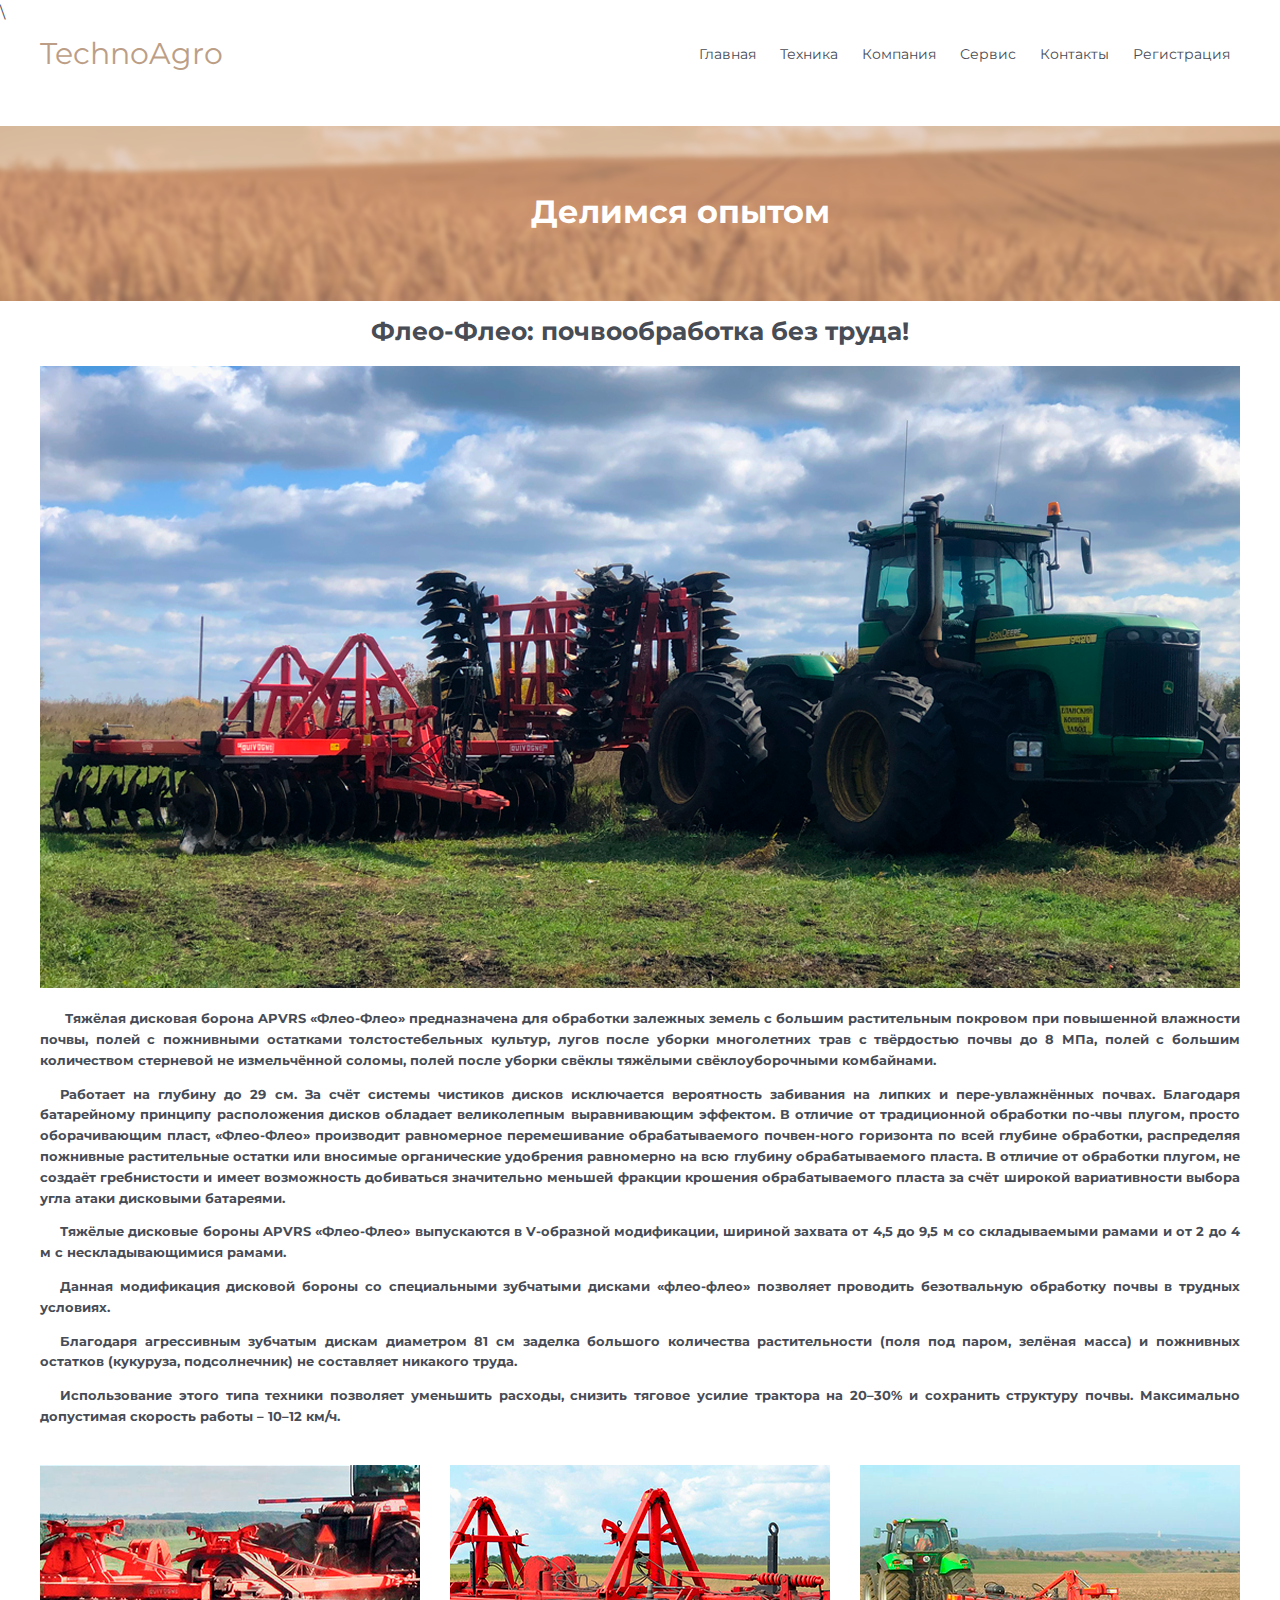
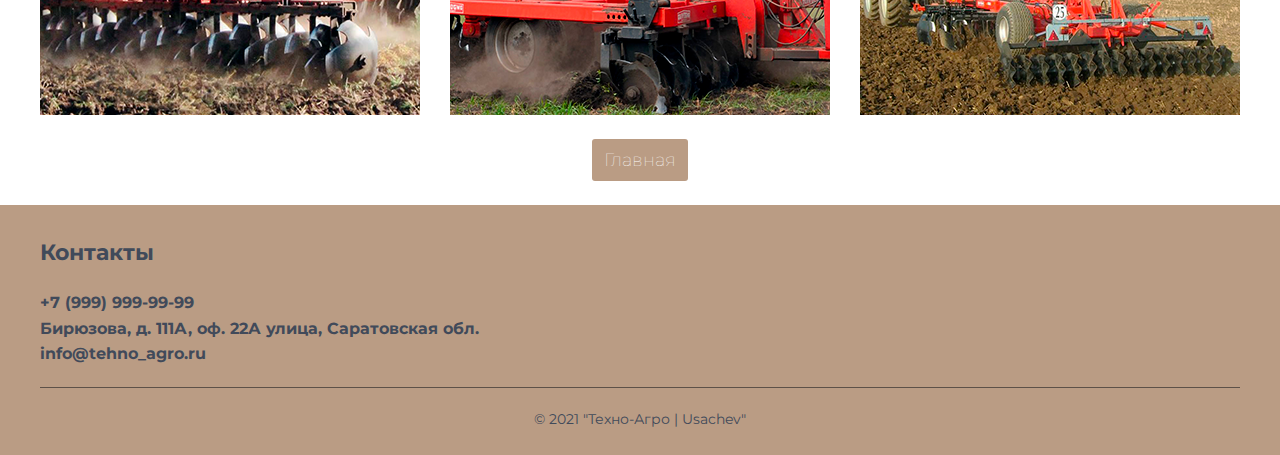
<file: fleo.html>
<!DOCTYPE html>
<html lang="en">
<head>
    <meta charset="UTF-8">
    <link rel="stylesheet" href="assets/css/style.css">\
        <link rel="shortcut icon" href="favicon.ico" type="image/x-icon">
    <link rel="icon" href="favicon.ico" type="image/x-icon">
    <link href="https://fonts.googleapis.com/css2?family=Lobster&family=Montserrat:wght@800&display=swap" rel="stylesheet">
    <title>Делимся опытом - TechnoAgro</title>
</head>
    <body>
<header class="header">
        <div class="container">
            <div class="header_inner">
                <div class="header_logo">TechnoAgro</div>
                <nav class="nav">
                <a class="nav_link" href="index.html">Главная</a>
                <a class="nav_link" href="techoo.html">Техника</a>
                <a class="nav_link" href="Company.html">Компания</a>
                <a class="nav_link" href="service.html">Сервис</a>
                <a class="nav_link" href="contacts.html">Контакты</a>
                <a class="nav_link" href="registration.html">Регистрация</a>
                </nav>
            </div>
    </div>
        </header>

    <div class="global">
    <div class="container">
        <div class="global_container"> 
            <h1 class="globa_title"> Делимся опытом </h1>
        </div>
        </div>
    </div>
        
        <section class="section">
          <div class="container">
              
              <div class="glavFleo"> 
                  <h3 class="otodelem_suptitle"> Флео-Флео: почвообработка без труда!</h3> 
                  
                  <div class="oto_delem">
                      <img src="assets/images/home/fleofleo/fleo1.png" alt="">
                  </div>
                  <div class="section_text">
                  <p style="text-indent: 25px;">  Тяжёлая дисковая борона APVRS «Флео-Флео» предназначена для обработки залежных земель с большим растительным покровом при повышенной влажности почвы, полей с пожнивными остатками толстостебельных культур, лугов после уборки многолетних трав с твёрдостью почвы до 8 МПа, полей с большим количеством стерневой не измельчённой соломы, полей после уборки свёклы тяжёлыми свёклоуборочными комбайнами.</p>
                  <p>Работает на глубину до 29 см. За счёт системы чистиков дисков исключается вероятность забивания на липких и пере-увлажнённых почвах. Благодаря батарейному принципу расположения дисков обладает великолепным выравнивающим эффектом. В отличие от традиционной обработки по-чвы плугом, просто оборачивающим пласт, «Флео-Флео» производит равномерное перемешивание обрабатываемого почвен-ного горизонта по всей глубине обработки, распределяя пожнивные растительные остатки или вносимые органические удобрения равномерно на всю глубину обрабатываемого пласта. В отличие от обработки плугом, не создаёт гребнистости и имеет возможность добиваться значительно меньшей фракции крошения обрабатываемого пласта за счёт широкой вариативности выбора угла атаки дисковыми батареями.</p>
                  <p>Тяжёлые дисковые бороны APVRS «Флео-Флео» выпускаются в V-образной модификации, шириной захвата от 4,5 до 9,5 м со складываемыми рамами и от 2 до 4 м с нескладывающимися рамами.</p>
                  <p>Данная модификация дисковой бороны со специальными зубчатыми дисками «флео-флео» позволяет проводить безотвальную обработку почвы в трудных условиях.</p>
                  <p>Благодаря агрессивным зубчатым дискам диаметром 81 см заделка большого количества растительности (поля под паром, зелёная масса) и пожнивных остатков (кукуруза, подсолнечник) не составляет никакого труда.</p>
                  <p>Использование этого типа техники позволяет уменьшить расходы, снизить тяговое усилие трактора на 20–30% и сохранить структуру почвы. Максимально допустимая скорость работы – 10–12 км/ч.</p>
                  </div>
              </div>
              
                      <div class="about">
            <div class="about__item">
                <div class="about__img">
                    <img src="assets/images/home/fleofleo/big.png" alt="">
                </div>
                <div class="about__text">APVRS FF BIG</div>
            </div>

            <div class="about__item">
                <div class="about__img">
                    <img src="assets/images/home/fleofleo/ff.png" alt="">
                </div>
                <div class="about__text">APVRS FF</div>
            </div>

            <div class="about__item">
                <div class="about__img">
                    <img src="assets/images/home/fleofleo/ffh.png" alt="">
                </div>
                <div class="about__text">APFL FF H</div>
            </div>
        </div>
            </div>
            
        </section>

        
        
        
<div class="clock">

  <a class="button" href="index">Главная</a>

</div>
        
        
        
        
<footer class="footer">
        <div class="container">
    <div class="footer_inner">
        <div class="footer_col">
            <div class="footer_contacts">Контакты
            </div>
            <div class="footer_text">
            <div class="footer_nomer">+7 (999) 999-99-99</div>
            <div class="footer_adress">Бирюзова, д. 111А, оф. 22А улица, Саратовская обл.</div>
            <div class="footer_email">info@tehno_agro.ru</div>
            </div>
        
        </div>
            </div>
            
            <div class="copyright">
                © 2021 "Техно-Агро | Usachev" 
            </div>
    </div>
        </footer>
        
    </body>
</html>
</file>
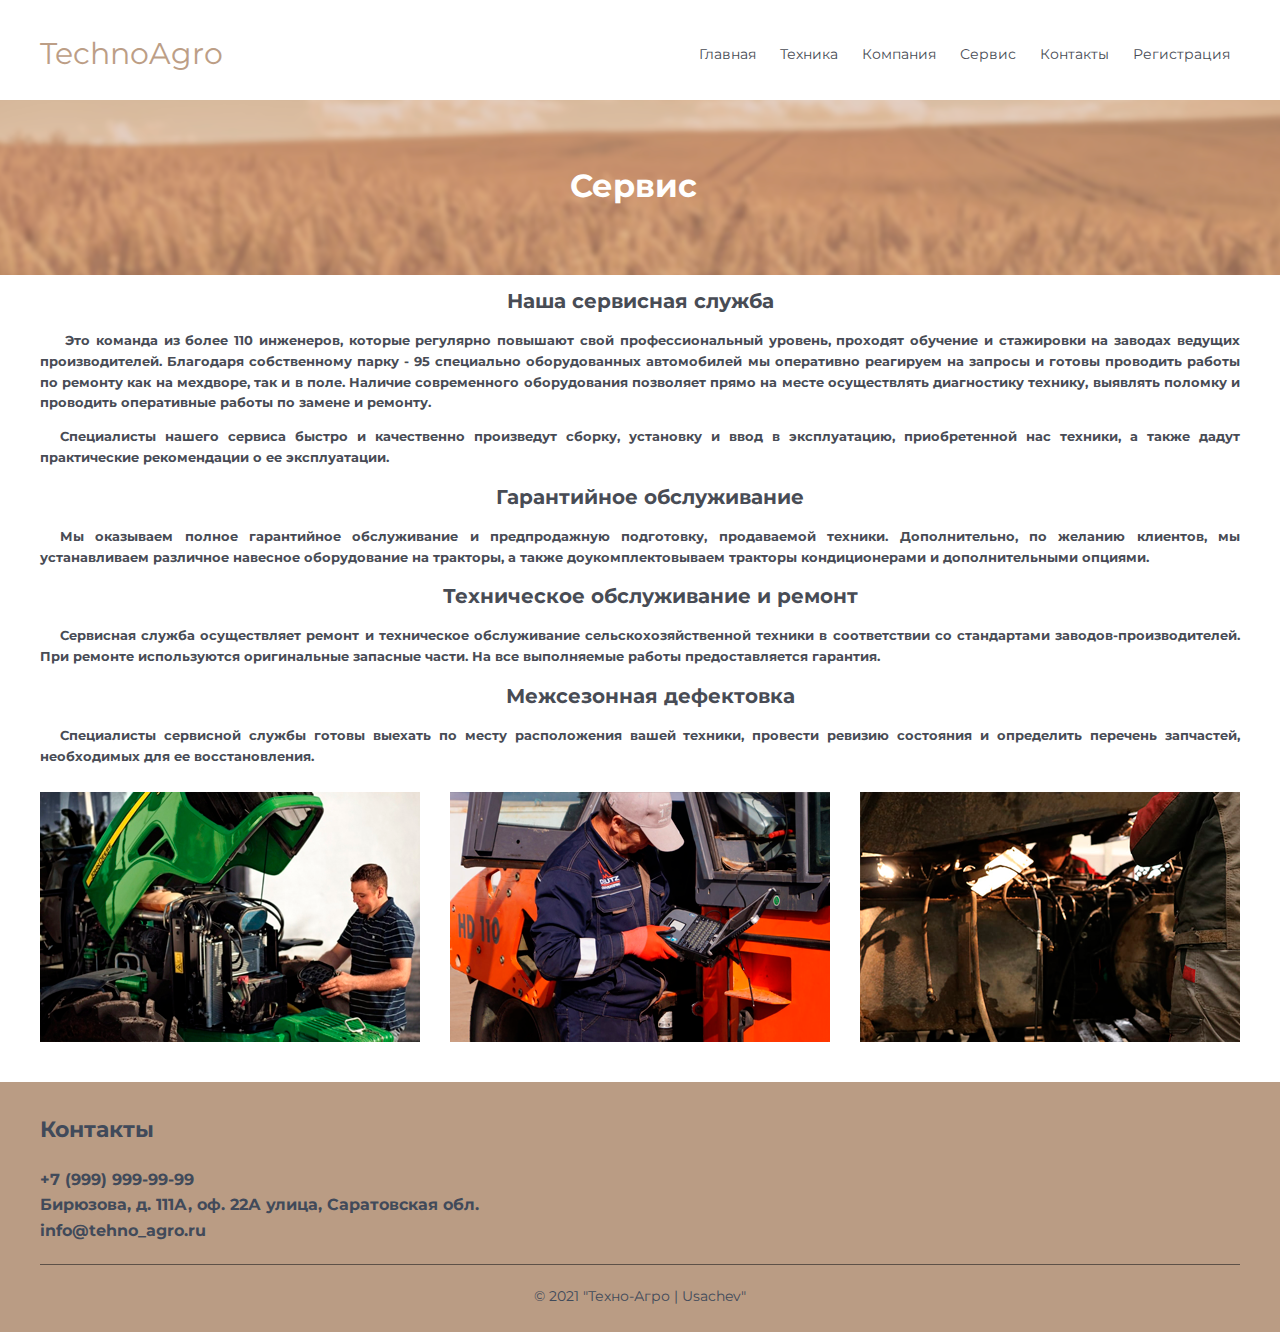
<file: service.html>
<!DOCTYPE html>
<html lang="en">
<head>
    <meta charset="UTF-8">
    <link rel="stylesheet" href="assets/css/style.css">
        <link rel="shortcut icon" href="favicon.ico" type="image/x-icon">
    <link rel="icon" href="favicon.ico" type="image/x-icon">
    <link href="https://fonts.googleapis.com/css2?family=Lobster&family=Montserrat:wght@800&display=swap" rel="stylesheet">
    <title>Сервис - TechnoAgro</title>
</head>
    <body>
<header class="header">
        <div class="container">
            <div class="header_inner">
                <div class="header_logo">TechnoAgro</div>
                <nav class="nav">
                <a class="nav_link" href="index.html">Главная</a>
                <a class="nav_link" href="techoo.html">Техника</a>
                <a class="nav_link" href="Company.html">Компания</a>
                <a class="nav_link" href="service.html">Сервис</a>
                <a class="nav_link" href="contacts.html">Контакты</a>
                <a class="nav_link" href="registration.html">Регистрация</a>
                </nav>
            </div>
    </div>
        </header>

    <div class="global">
    <div class="container">
        <div class="global_container"> 
            <h1 class="glob_title">Сервис </h1>
        </div>
        </div>
    </div>
        
        <section class="section">
          <div class="container">
              
              <div class="glavFleo"> 
                  <h3 class="section_suptitle">Наша сервисная служба</h3>
                  <div class="section_text">
                  <p style="text-indent: 25px;">  Это команда из более 110 инженеров, которые регулярно повышают свой профессиональный уровень, проходят обучение и стажировки на заводах ведущих производителей. Благодаря собственному парку - 95 специально оборудованных автомобилей мы оперативно реагируем на запросы и готовы проводить работы по ремонту как на мехдворе, так и в поле. Наличие современного оборудования позволяет прямо на месте осуществлять диагностику технику, выявлять поломку и проводить оперативные работы по замене и ремонту.
                      <p> Специалисты нашего сервиса быстро и качественно произведут сборку, установку и ввод в эксплуатацию, приобретенной нас техники, а также дадут практические рекомендации о ее эксплуатации.</p>
                      
                      <h3 class="section_suptitle">Гарантийное обслуживание</h3>
                      <p> Мы оказываем полное гарантийное обслуживание и предпродажную подготовку, продаваемой техники. Дополнительно, по желанию клиентов, мы устанавливаем различное навесное оборудование на тракторы, а также доукомплектовываем тракторы кондиционерами и дополнительными опциями. </p> 
                      <h3 class="section_suptitle">Техническое обслуживание и ремонт</h3>
                      <p>  Сервисная служба осуществляет ремонт и техническое обслуживание сельскохозяйственной техники в соответствии со стандартами заводов-производителей. При ремонте используются оригинальные запасные части. На все выполняемые работы предоставляется гарантия.
                          <h3 class="section_suptitle">Межсезонная дефектовка</h3>
                      <p>  Специалисты сервисной службы готовы выехать по месту расположения вашей техники, провести ревизию состояния и определить перечень запчастей, необходимых для ее восстановления. </p> 
                  </div>
                 
                  

        <div class="servv">      
        <div class="about">
            <div class="about__item">
                <div class="about__img">
                    <img src="assets/images/service/1.png" alt="">
                </div>
                <div class="about__text">Ремонт двигателя</div>
            </div>

            <div class="about__item">
                <div class="about__img">
                    <img src="assets/images/service/2.png" alt="">
                </div>
                <div class="about__text">Электронная диагностика</div>
            </div>

            <div class="about__item">
                <div class="about__img">
                    <img src="assets/images/service/3.png" alt="">
                </div>
                <div class="about__text">Ремонт и дефектовка</div>
                
            </div>
        </div>
          </div>        
                   <p>   </p> 
                  </div>
                      
                  </div>
            
            
           
        
        </section>
       
        
        
      
        
        
        
        
<footer class="footer">
        <div class="container">
    <div class="footer_inner">
        <div class="footer_col">
            <div class="footer_contacts">Контакты
            </div>
            <div class="footer_text">
            <div class="footer_nomer">+7 (999) 999-99-99</div>
            <div class="footer_adress">Бирюзова, д. 111А, оф. 22А улица, Саратовская обл.</div>
            <div class="footer_email">info@tehno_agro.ru</div>
            </div>
        
        </div>
            </div>
            
            <div class="copyright">
                © 2021 "Техно-Агро | Usachev" 
            </div>
    </div>
        </footer>
        
    </body>
</html>
</file>
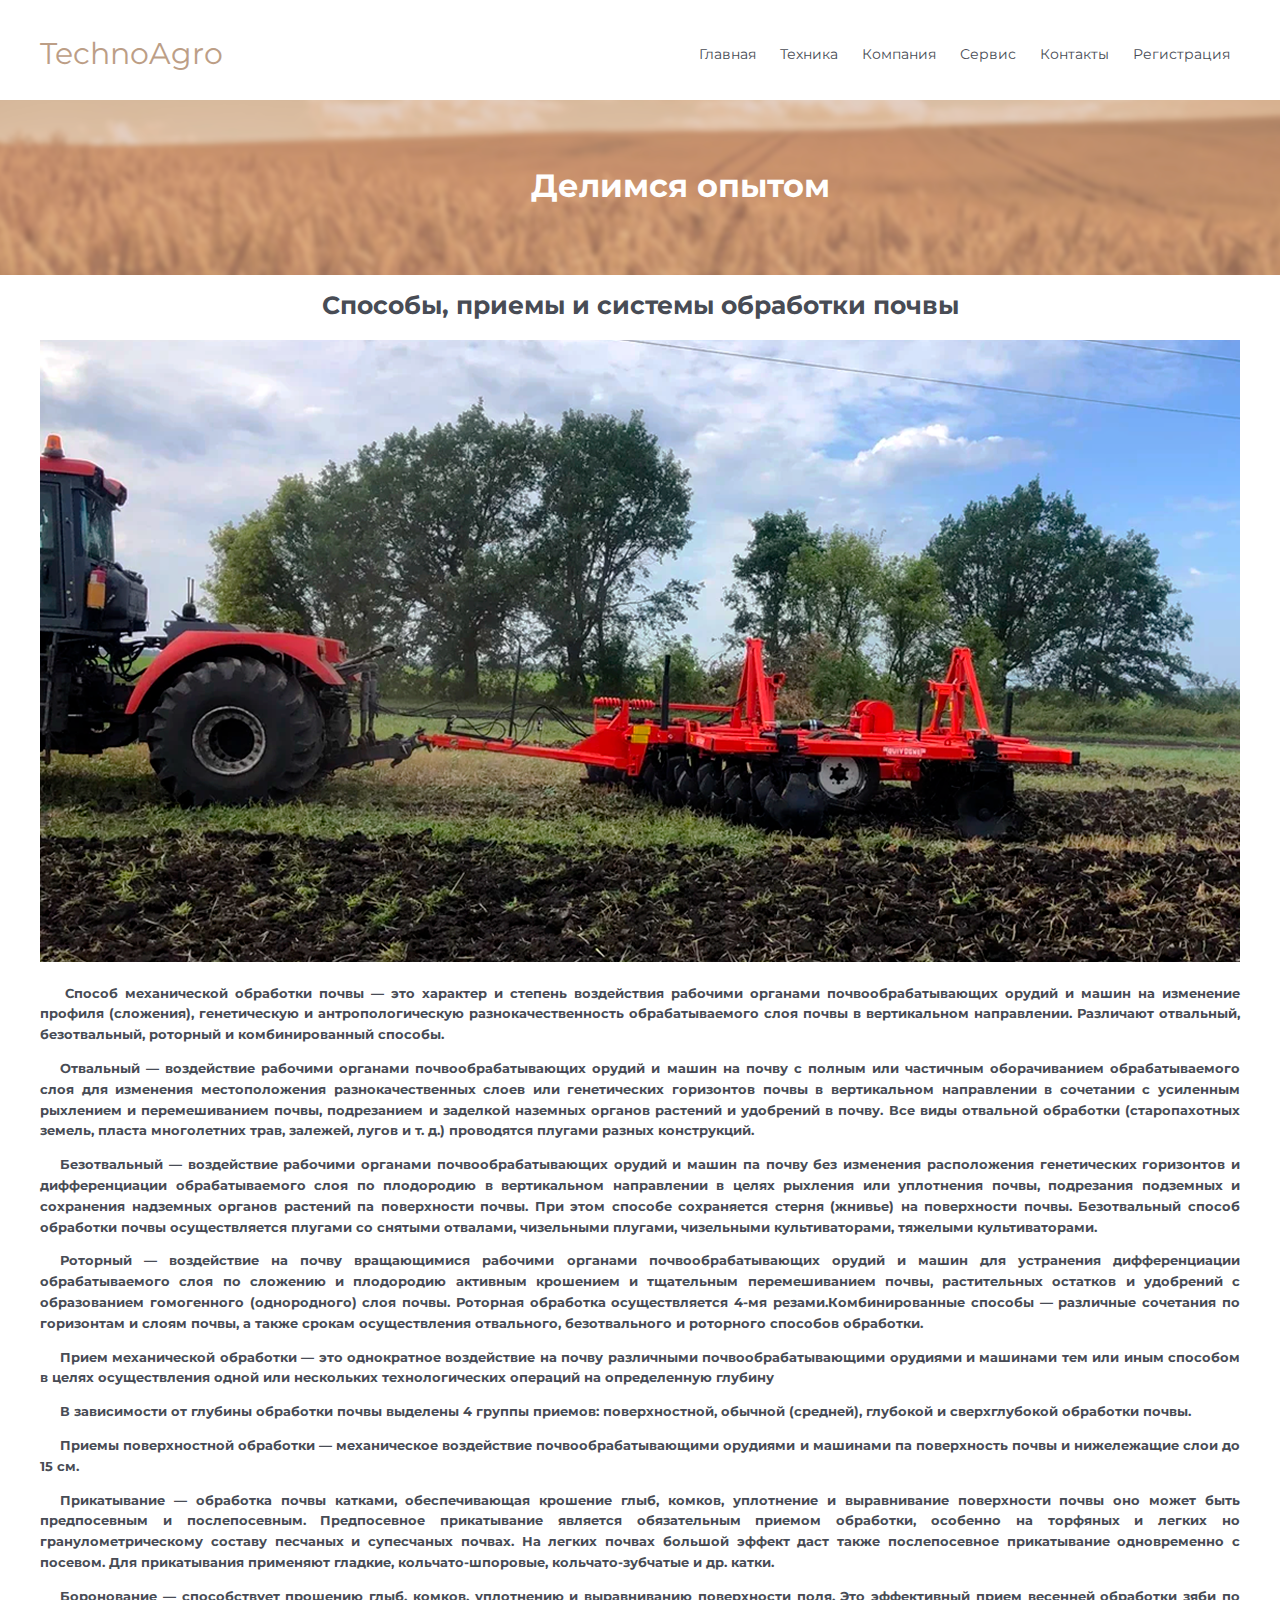
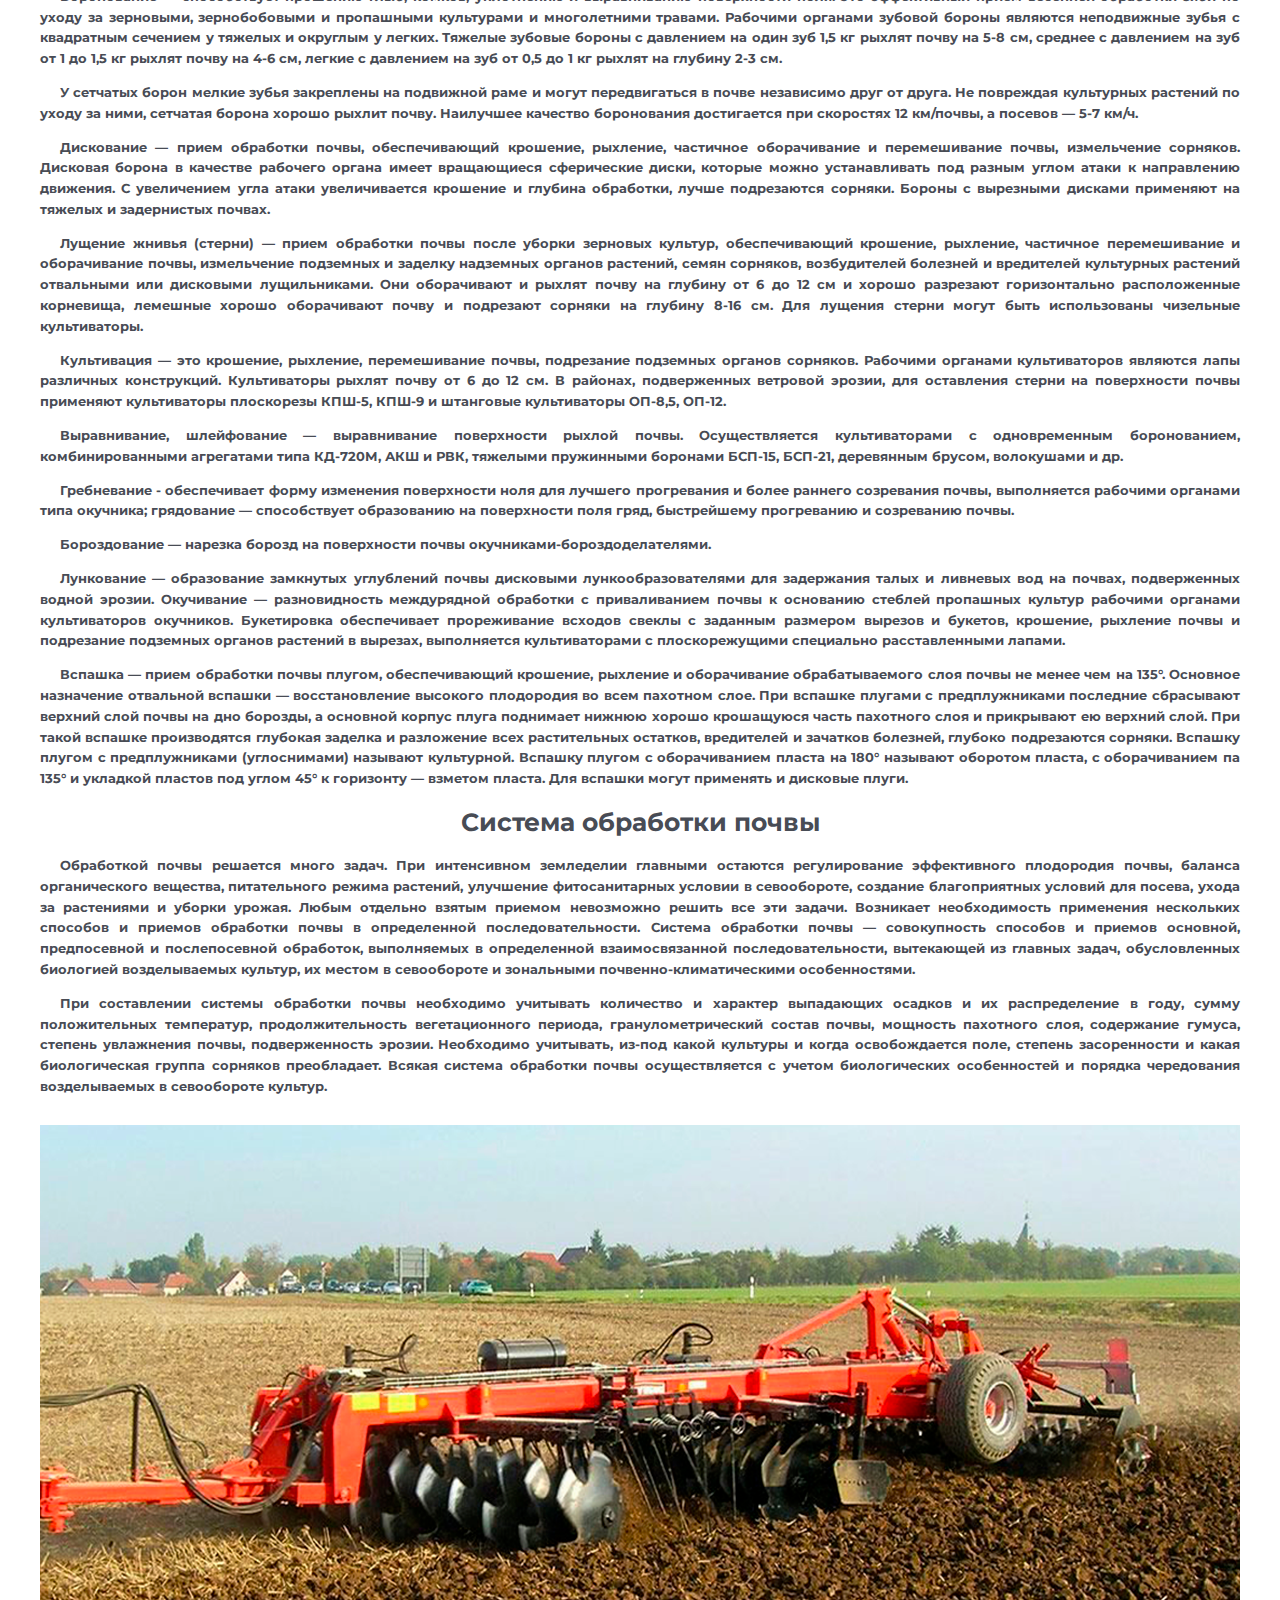
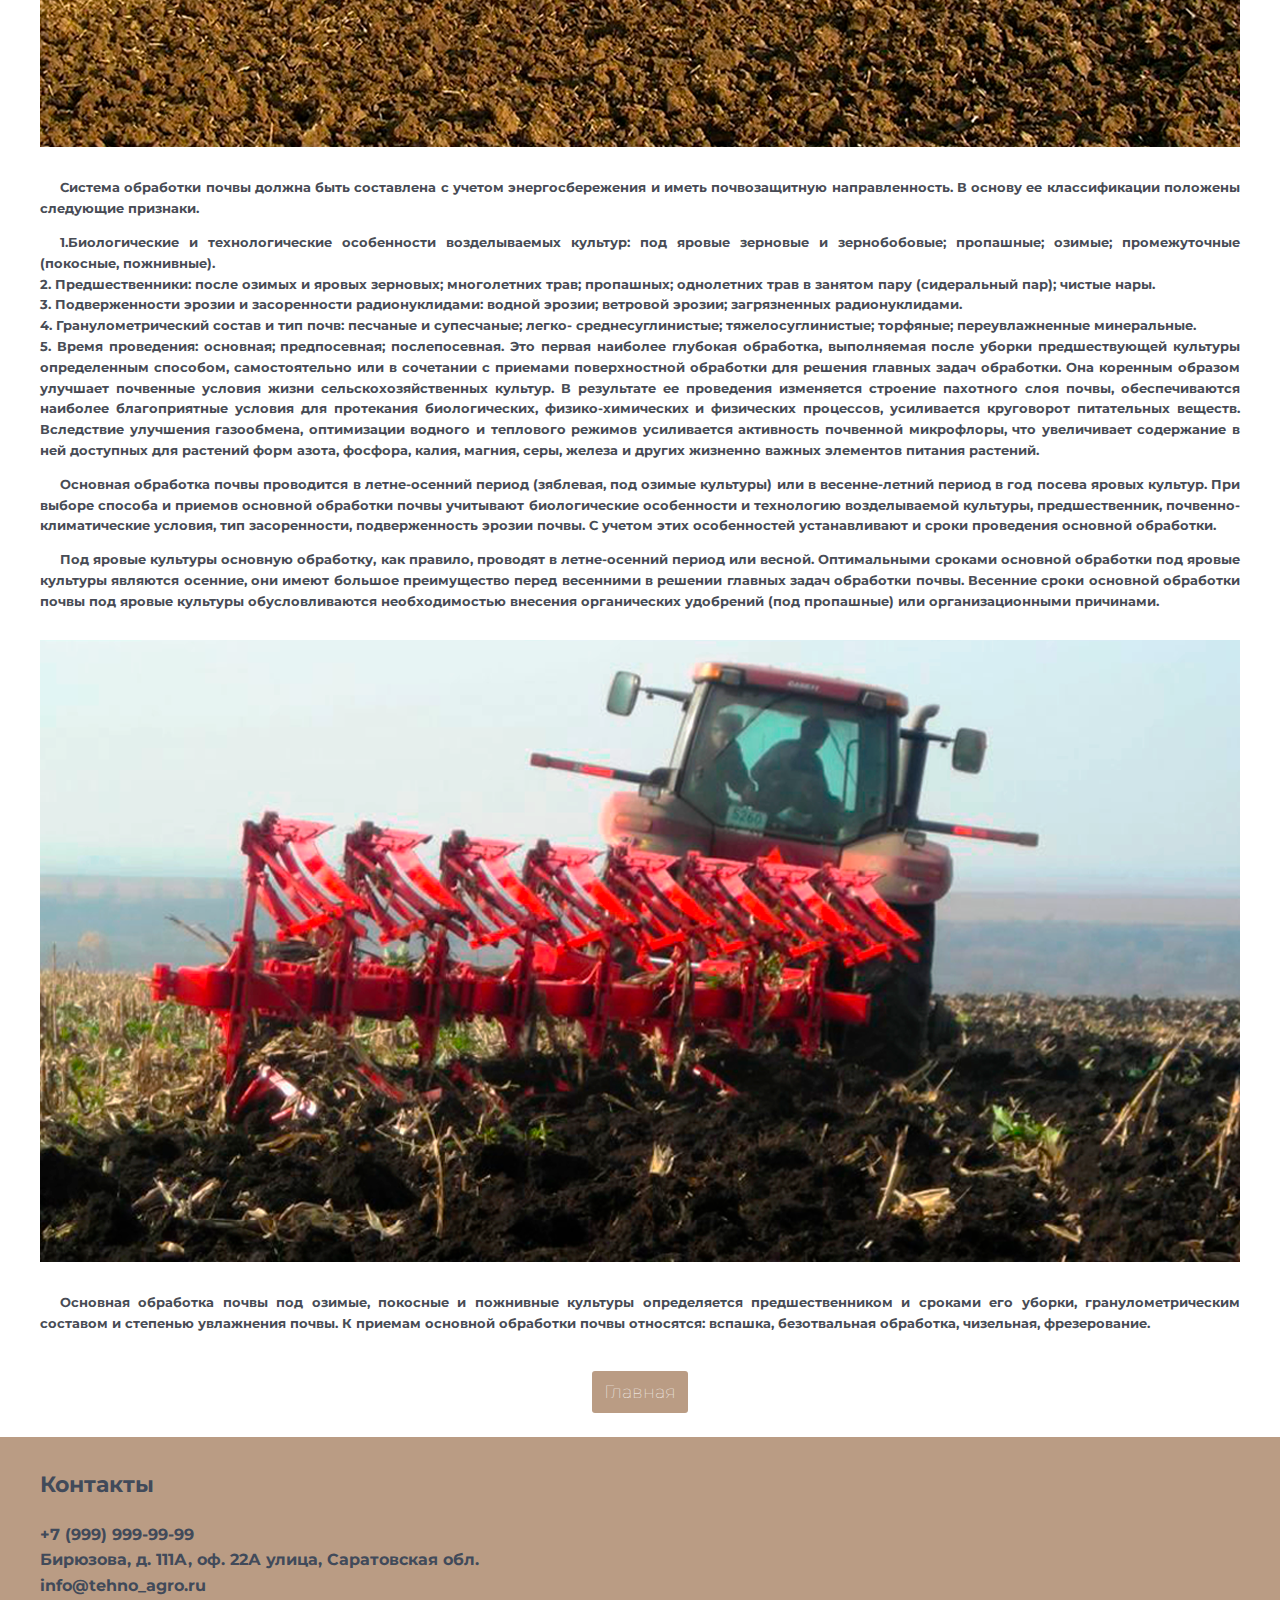
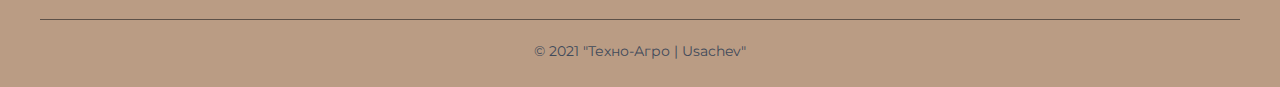
<file: soil.html>
<!DOCTYPE html>
<html lang="en">
<head>
    <meta charset="UTF-8">
    <link rel="stylesheet" href="assets/css/style.css">
        <link rel="shortcut icon" href="favicon.ico" type="image/x-icon">
    <link rel="icon" href="favicon.ico" type="image/x-icon">
    <link href="https://fonts.googleapis.com/css2?family=Lobster&family=Montserrat:wght@800&display=swap" rel="stylesheet">
    <title>Делимся опытом - TechnoAgro</title>
</head>
    <body>
<header class="header">
        <div class="container">
            <div class="header_inner">
                <div class="header_logo">TechnoAgro</div>
                <nav class="nav">
                <a class="nav_link" href="index.html">Главная</a>
                <a class="nav_link" href="techoo.html">Техника</a>
                <a class="nav_link" href="Company.html">Компания</a>
                <a class="nav_link" href="service.html">Сервис</a>
                <a class="nav_link" href="contacts.html">Контакты</a>
                <a class="nav_link" href="registration.html">Регистрация</a>
                </nav>
            </div>
    </div>
        </header>

    <div class="global">
    <div class="container">
        <div class="global_container"> 
            <h1 class="globa_title"> Делимся опытом </h1>
        </div>
        </div>
    </div>
        
        <section class="section">
          <div class="container">
              
              <div class="glavFleo"> 
                  <h3 class="otodelem_suptitle"> Способы, приемы и системы обработки почвы</h3> 
                  
                  <div class="oto_delem">
                      <img src="assets/images/home/soil/1.png" alt="">
                  </div>
                  <div class="section_text">
                  <p style="text-indent: 25px;">  Способ механической обработки почвы — это характер и степень воздействия рабочими органами почвообрабатывающих орудий и машин на изменение профиля (сложения), генетическую и антропологическую разнокачественность обрабатываемого слоя почвы в вертикальном направлении. Различают отвальный, безотвальный, роторный и комбинированный способы.</p>
                  <p>Отвальный — воздействие рабочими органами почвообрабатывающих орудий и машин на почву с полным или частичным оборачиванием обрабатываемого слоя для изменения местоположения разнокачественных слоев или генетических горизонтов почвы в вертикальном направлении в сочетании с усиленным рыхлением и перемешиванием почвы, подрезанием и заделкой наземных органов растений и удобрений в почву. Все виды отвальной обработки (старопахотных земель, пласта многолетних трав, залежей, лугов и т. д.) проводятся плугами разных конструкций.</p>
                  <p>Безотвальный — воздействие рабочими органами почвообрабатывающих орудий и машин па почву без изменения расположения генетических горизонтов и дифференциации обрабатываемого слоя по плодородию в вертикальном направлении в целях рыхления или уплотнения почвы, подрезания подземных и сохранения надземных органов растений па поверхности почвы. При этом способе сохраняется стерня (жнивье) на поверхности почвы. Безотвальный способ обработки почвы осуществляется плугами со снятыми отвалами, чизельными плугами, чизельными культиваторами, тяжелыми культиваторами.</p>
                  <p>Роторный — воздействие на почву вращающимися рабочими органами почвообрабатывающих орудий и машин для устранения дифференциации обрабатываемого слоя по сложению и плодородию активным крошением и тщательным перемешиванием почвы, растительных остатков и удобрений с образованием гомогенного (однородного) слоя почвы. Роторная обработка осуществляется 4-мя резами.Комбинированные способы — различные сочетания по горизонтам и слоям почвы, а также срокам осуществления отвального, безотвального и роторного способов обработки.</p>
                  <p>Прием механической обработки — это однократное воздействие на почву различными почвообрабатывающими орудиями и машинами тем или иным способом в целях осуществления одной или нескольких технологических операций на определенную глубину</p>
                  <p>В зависимости от глубины обработки почвы выделены 4 группы приемов: поверхностной, обычной (средней), глубокой и сверхглубокой обработки почвы.</p>
                  <p>Приемы поверхностной обработки — механическое воздействие почвообрабатывающими орудиями и машинами па поверхность почвы и нижележащие слои до 15 см.</p>
                  <p>Прикатывание — обработка почвы катками, обеспечивающая крошение глыб, комков, уплотнение и выравнивание поверхности почвы оно может быть предпосевным и послепосевным. Предпосевное прикатывание является обязательным приемом обработки, особенно на торфяных и легких но гранулометрическому составу песчаных и супесчаных почвах. На легких почвах большой эффект даст также послепосевное прикатывание одновременно с посевом. Для прикатывания применяют гладкие, кольчато-шпоровые, кольчато-зубчатые и др. катки.</p>
                  <p>Боронование — способствует прошению глыб, комков, уплотнению и выравниванию поверхности поля. Это эффективный прием весенней обработки зяби по уходу за зерновыми, зернобобовыми и пропашными культурами и многолетними травами. Рабочими органами зубовой бороны являются неподвижные зубья с квадратным сечением у тяжелых и округлым у легких. Тяжелые зубовые бороны с давлением на один зуб 1,5 кг рыхлят почву на 5-8 см, среднее с давлением на зуб от 1 до 1,5 кг рыхлят почву на 4-6 см, легкие с давлением на зуб от 0,5 до 1 кг рыхлят на глубину 2-3 см.</p>
                  <p>У сетчатых борон мелкие зубья закреплены на подвижной раме и могут передвигаться в почве независимо друг от друга. Не повреждая культурных растений по уходу за ними, сетчатая борона хорошо рыхлит почву. Наилучшее качество боронования достигается при скоростях 12 км/почвы, а посевов — 5-7 км/ч.</p>
                  <p>Дискование — прием обработки почвы, обеспечивающий крошение, рыхление, частичное оборачивание и перемешивание почвы, измельчение сорняков. Дисковая борона в качестве рабочего органа имеет вращающиеся сферические диски, которые можно устанавливать под разным углом атаки к направлению движения. С увеличением угла атаки увеличивается крошение и глубина обработки, лучше подрезаются сорняки. Бороны с вырезными дисками применяют на тяжелых и задернистых почвах.</p>
                  <p>Лущение жнивья (стерни) — прием обработки почвы после уборки зерновых культур, обеспечивающий крошение, рыхление, частичное перемешивание и оборачивание почвы, измельчение подземных и заделку надземных органов растений, семян сорняков, возбудителей болезней и вредителей культурных растений отвальными или дисковыми лущильниками. Они оборачивают и рыхлят почву на глубину от 6 до 12 см и хорошо разрезают горизонтально расположенные корневища, лемешные хорошо оборачивают почву и подрезают сорняки на глубину 8-16 см. Для лущения стерни могут быть использованы чизельные культиваторы.</p>
                  <p>Культивация — это крошение, рыхление, перемешивание почвы, подрезание подземных органов сорняков. Рабочими органами культиваторов являются лапы различных конструкций. Культиваторы рыхлят почву от 6 до 12 см. В районах, подверженных ветровой эрозии, для оставления стерни на поверхности почвы применяют культиваторы плоскорезы КПШ-5, КПШ-9 и штанговые культиваторы ОП-8,5, ОП-12.</p>
                  <p>Выравнивание, шлейфование — выравнивание поверхности рыхлой почвы. Осуществляется культиваторами с одновременным боронованием, комбинированными агрегатами типа КД-720М, АКШ и РВК, тяжелыми пружинными боронами БСП-15, БСП-21, деревянным брусом, волокушами и др.</p>
                  <p>Гребневание - обеспечивает форму изменения поверхности ноля для лучшего прогревания и более раннего созревания почвы, выполняется рабочими органами типа окучника; грядование — способствует образованию на поверхности поля гряд, быстрейшему прогреванию и созреванию почвы.</p>
                  <p>Бороздование — нарезка борозд на поверхности почвы окучниками-бороздоделателями.</p>
                  <p>Лункование — образование замкнутых углублений почвы дисковыми лункообразователями для задержания талых и ливневых вод на почвах, подверженных водной эрозии. Окучивание — разновидность междурядной обработки с приваливанием почвы к основанию стеблей пропашных культур рабочими органами культиваторов окучников. Букетировка обеспечивает прореживание всходов свеклы с заданным размером вырезов и букетов, крошение, рыхление почвы и подрезание подземных органов растений в вырезах, выполняется культиваторами с плоскорежущими специально расставленными лапами.</p>
                  <p>Вспашка — прием обработки почвы плугом, обеспечивающий крошение, рыхление и оборачивание обрабатываемого слоя почвы не менее чем на 135°. Основное назначение отвальной вспашки — восстановление высокого плодородия во всем пахотном слое. При вспашке плугами с предплужниками последние сбрасывают верхний слой почвы на дно борозды, а основной корпус плуга поднимает нижнюю хорошо крошащуюся часть пахотного слоя и прикрывают ею верхний слой. При такой вспашке производятся глубокая заделка и разложение всех растительных остатков, вредителей и зачатков болезней, глубоко подрезаются сорняки. Вспашку плугом с предплужниками (углоснимами) называют культурной. Вспашку плугом с оборачиванием пласта на 180° называют оборотом пласта, с оборачиванием па 135° и укладкой пластов под углом 45° к горизонту — взметом пласта. Для вспашки могут применять и дисковые плуги.</p>
                      
                  </div>
                  <h3 class="otodelem_suptitle"> Система обработки почвы</h3> 
                  <div class="section_text">
                  <p>Обработкой почвы решается много задач. При интенсивном земледелии главными остаются регулирование эффективного плодородия почвы, баланса органического вещества, питательного режима растений, улучшение фитосанитарных условии в севообороте, создание благоприятных условий для посева, ухода за растениями и уборки урожая. Любым отдельно взятым приемом невозможно решить все эти задачи. Возникает необходимость применения нескольких способов и приемов обработки почвы в определенной последовательности. Система обработки почвы — совокупность способов и приемов основной, предпосевной и послепосевной обработок, выполняемых в определенной взаимосвязанной последовательности, вытекающей из главных задач, обусловленных биологией возделываемых культур, их местом в севообороте и зональными почвенно-климатическими особенностями.</p>
                      <p>При составлении системы обработки почвы необходимо учитывать количество и характер выпадающих осадков и их распределение в году, сумму положительных температур, продолжительность вегетационного периода, гранулометрический состав почвы, мощность пахотного слоя, содержание гумуса, степень увлажнения почвы, подверженность эрозии. Необходимо учитывать, из-под какой культуры и когда освобождается поле, степень засоренности и какая биологическая группа сорняков преобладает. Всякая система обработки почвы осуществляется с учетом биологических особенностей и порядка чередования возделываемых в севообороте культур.</p>
                  </div>
              </div>
                                <div class="oto_delem">
                      <img src="assets/images/home/soil/2.png" alt="">
                  </div>
               <div class="section_text">
                  <p>  Система обработки почвы должна быть составлена с учетом энергосбережения и иметь почвозащитную направленность. В основу ее классификации положены следующие признаки.</p>
                   <p>1.Биологические и технологические особенности возделываемых культур: под яровые зерновые и зернобобовые; пропашные; озимые; промежуточные (покосные, пожнивные).<br>2. Предшественники: после озимых и яровых зерновых; многолетних трав; пропашных; однолетних трав в занятом пару (сидеральный пар); чистые нары. <br> 3. Подверженности эрозии и засоренности радионуклидами: водной эрозии; ветровой эрозии; загрязненных радионуклидами. <br> 4. Гранулометрический состав и тип почв: песчаные и супесчаные; легко- среднесуглинистые; тяжелосуглинистые; торфяные; переувлажненные минеральные.<br> 5. Время проведения: основная; предпосевная; послепосевная. Это первая наиболее глубокая обработка, выполняемая после уборки предшествующей культуры определенным способом, самостоятельно или в сочетании с приемами поверхностной обработки для решения главных задач обработки. Она коренным образом улучшает почвенные условия жизни сельскохозяйственных культур. В результате ее проведения изменяется строение пахотного слоя почвы, обеспечиваются наиболее благоприятные условия для протекания биологических, физико-химических и физических процессов, усиливается круговорот питательных веществ. Вследствие улучшения газообмена, оптимизации водного и теплового режимов усиливается активность почвенной микрофлоры, что увеличивает содержание в ней доступных для растений форм азота, фосфора, калия, магния, серы, железа и других жизненно важных элементов питания растений. </p>
                   <p>Основная обработка почвы проводится в летне-осенний период (зяблевая, под озимые культуры) или в весенне-летний период в год посева яровых культур. При выборе способа и приемов основной обработки почвы учитывают биологические особенности и технологию возделываемой культуры, предшественник, почвенно-климатические условия, тип засоренности, подверженность эрозии почвы. С учетом этих особенностей устанавливают и сроки проведения основной обработки.</p>
                   <p>Под яровые культуры основную обработку, как правило, проводят в летне-осенний период или весной. Оптимальными сроками основной обработки под яровые культуры являются осенние, они имеют большое преимущество перед весенними в решении главных задач обработки почвы. Весенние сроки основной обработки почвы под яровые культуры обусловливаются необходимостью внесения органических удобрений (под пропашные) или организационными причинами.</p>
              </div>
              <div class="oto_delem">
                      <img src="assets/images/home/soil/3.png" alt="">
                  </div>
                   <div class="section_text">
                  <p>  Основная обработка почвы под озимые, покосные и пожнивные культуры определяется предшественником и сроками его уборки, гранулометрическим составом и степенью увлажнения почвы. К приемам основной обработки почвы относятся: вспашка, безотвальная обработка, чизельная, фрезерование.</p>
                
              </div>   
            </div>
            
        </section>

        
        
        
<div class="clock">

  <a class="button" href="index">Главная</a>

</div>
        
        
        
        
<footer class="footer">
        <div class="container">
    <div class="footer_inner">
        <div class="footer_col">
            <div class="footer_contacts">Контакты
            </div>
            <div class="footer_text">
            <div class="footer_nomer">+7 (999) 999-99-99</div>
            <div class="footer_adress">Бирюзова, д. 111А, оф. 22А улица, Саратовская обл.</div>
            <div class="footer_email">info@tehno_agro.ru</div>
            </div>
        
        </div>
            </div>
            
            <div class="copyright">
                © 2021 "Техно-Агро | Usachev" 
            </div>
    </div>
        </footer>
        
    </body>
</html>
</file>
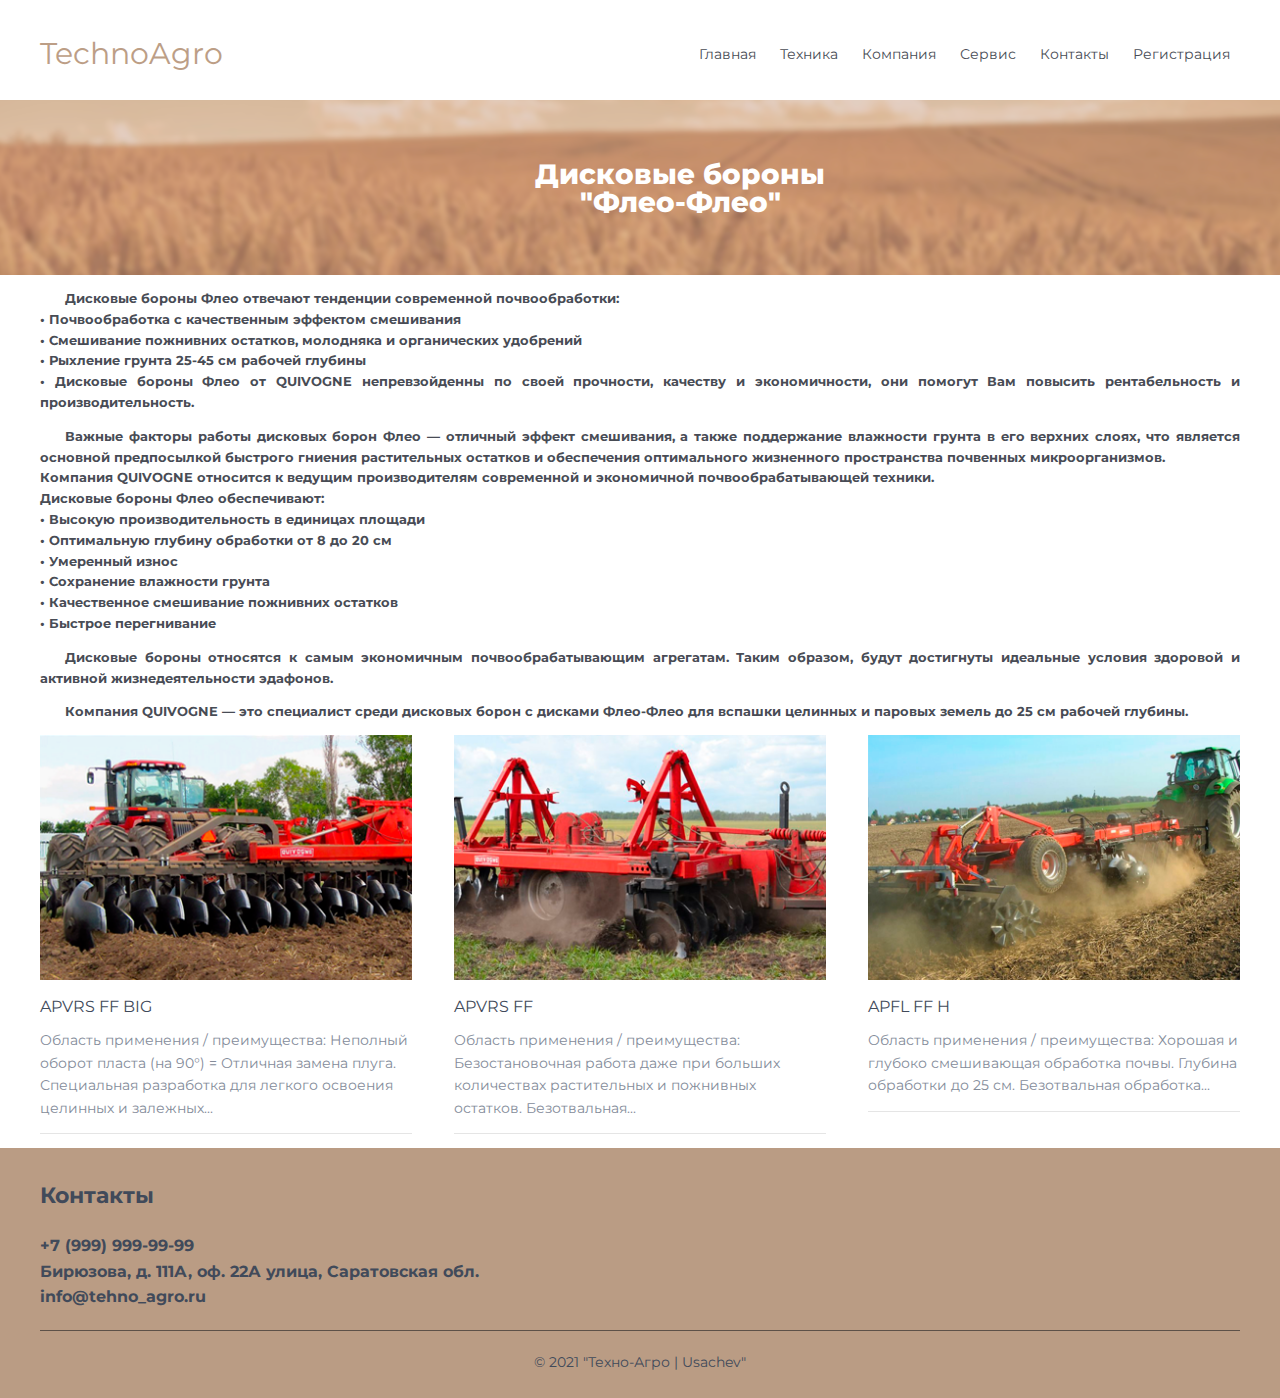
<file: techoo.html>
<!DOCTYPE html>
<html lang="en">
<head>
    <meta charset="UTF-8">
    <link rel="stylesheet" href="assets/css/style.css">
        <link rel="shortcut icon" href="favicon.ico" type="image/x-icon">
    <link rel="icon" href="favicon.ico" type="image/x-icon">
    <link href="https://fonts.googleapis.com/css2?family=Lobster&family=Montserrat:wght@800&display=swap" rel="stylesheet">
    <title>Техника - TechnoAgro</title>
</head>
    <body>
<header class="header">
        <div class="container">
            <div class="header_inner">
                <div class="header_logo">TechnoAgro</div>
                <nav class="nav">
                <a class="nav_link" href="index.html">Главная</a>
                <a class="nav_link" href="techoo.html">Техника</a>
                <a class="nav_link" href="company.html">Компания</a>
                <a class="nav_link" href="service.html">Сервис</a>
                <a class="nav_link" href="contacts.html">Контакты</a>
                <a class="nav_link" href="registration.html">Регистрация</a>
                   </nav>
            </div>
    </div>
        </header>

    <div class="global">
    <div class="container">
        <div class="global_container"> 
            <h1 class="techo_title">Дисковые бороны <br> "Флео-Флео" </h1>
        </div>
        </div>
    </div>
        
        <section class="section">
          <div class="container">
              
              <div class="glavFleo"> 
                  <div class="section_text">
                  <p style="text-indent: 25px;">Дисковые бороны Флео отвечают тенденции современной почвообработки:
                                         <br> • Почвообработка с качественным эффектом смешивания
                                         <br> • Смешивание пожнивних остатков, молодняка и органических удобрений
                                         <br> • Рыхление грунта 25-45 см рабочей глубины
                                         <br> • Дисковые бороны Флео от QUIVOGNE непревзойденны по своей прочности, качеству и экономичности, они помогут Вам повысить рентабельность и производительность.
                      <p style="text-indent: 25px;"> Важные факторы работы дисковых борон Флео — отличный эффект смешивания, а также поддержание влажности грунта в его верхних слоях, что является основной предпосылкой быстрого гниения растительных остатков и обеспечения оптимального жизненного пространства почвенных микроорганизмов.
                    <br> Компания QUIVOGNE относится к ведущим производителям современной и экономичной почвообрабатывающей техники.
                      <br> Дисковые бороны Флео обеспечивают:
                                         <br> • Высокую производительность в единицах площади
                                         <br> • Оптимальную глубину обработки от 8 до 20 см
                                         <br> • Умеренный износ
                                         <br> • Сохранение влажности грунта
                                         <br> • Качественное смешивание пожнивних остатков
                          <br> • Быстрое перегнивание </p>
                      <p style="text-indent: 25px;">  Дисковые бороны относятся к самым экономичным почвообрабатывающим агрегатам. Таким образом, будут достигнуты идеальные условия здоровой и активной жизнедеятельности эдафонов. </p>
                          <p style="text-indent: 25px;"> Компания QUIVOGNE — это специалист среди дисковых борон с дисками Флео-Флео для вспашки целинных и паровых земель до 25 см рабочей глубины.</p> 
                  </div> 
                  </div>
                  </div>
            
            
           
        
        </section>
        <section class="delem">
         <giv class="container">
         <div class="blog">
            <div class="blog__item">
                <div class="blog__header">
                    <a href="apvrsffbig.html">
                        <img class="blog__photo" src="assets/images/techoo/ffbig.png" alt="">
                    </a>

                </div>
                <div class="blog__content">
                    <div class="blog__title">
                        <a href="apvrsffbig.html">APVRS FF BIG</a>
                    </div>
                    <div class="blog__text">Область применения / преимущества: Неполный оборот пласта (на 90°) = Отличная замена плуга. Специальная разработка для легкого освоения целинных и залежных... </div>
                </div>
                <div class="blog__footer">
                </div>
            </div>

            <div class="blog__item">
                <div class="blog__header">
                    <a href="apvrsff.html">
                        <img class="blog__photo" src="assets/images/techoo/ff.png" alt="">
                    </a>

                </div>
                <div class="blog__content">
                    <div class="blog__title">
                        <a href="apvrsff.html">APVRS FF</a>
                    </div>
                    <div class="blog__text">Область применения / преимущества: Безостановочная работа даже при больших количествах растительных и пожнивных остатков. Безотвальная...</div>
                </div>
                <div class="blog__footer">

                </div>
            </div>

            <div class="blog__item">
                <div class="blog__header">
                    <a href="apflffh.html">
                        <img class="blog__photo" src="assets/images/techoo/ffh.png" alt="">
                    </a>

                </div>
                <div class="blog__content">
                    <div class="blog__title">
                        <a href="apflffh.html">APFL FF H</a>
                    </div>
                    <div class="blog__text">Область применения / преимущества: Хорошая и глубоко смешивающая обработка почвы. Глубина обработки до 25 см. Безотвальная обработка...</div>
                </div>
                <div class="blog__footer">
                </div>
            </div>
        </div>

            </giv>
        </section>
        
        
     
        
<footer class="footer">
        <div class="container">
    <div class="footer_inner">
        <div class="footer_col">
            <div class="footer_contacts">Контакты
            </div>
            <div class="footer_text">
            <div class="footer_nomer">+7 (999) 999-99-99</div>
            <div class="footer_adress">Бирюзова, д. 111А, оф. 22А улица, Саратовская обл.</div>
            <div class="footer_email">info@tehno_agro.ru</div>
            </div>
        
        </div>
            </div>
            
            <div class="copyright">
                © 2021 "Техно-Агро | Usachev" 
            </div>
    </div>
        </footer>
        
    </body>
</html>
</file>
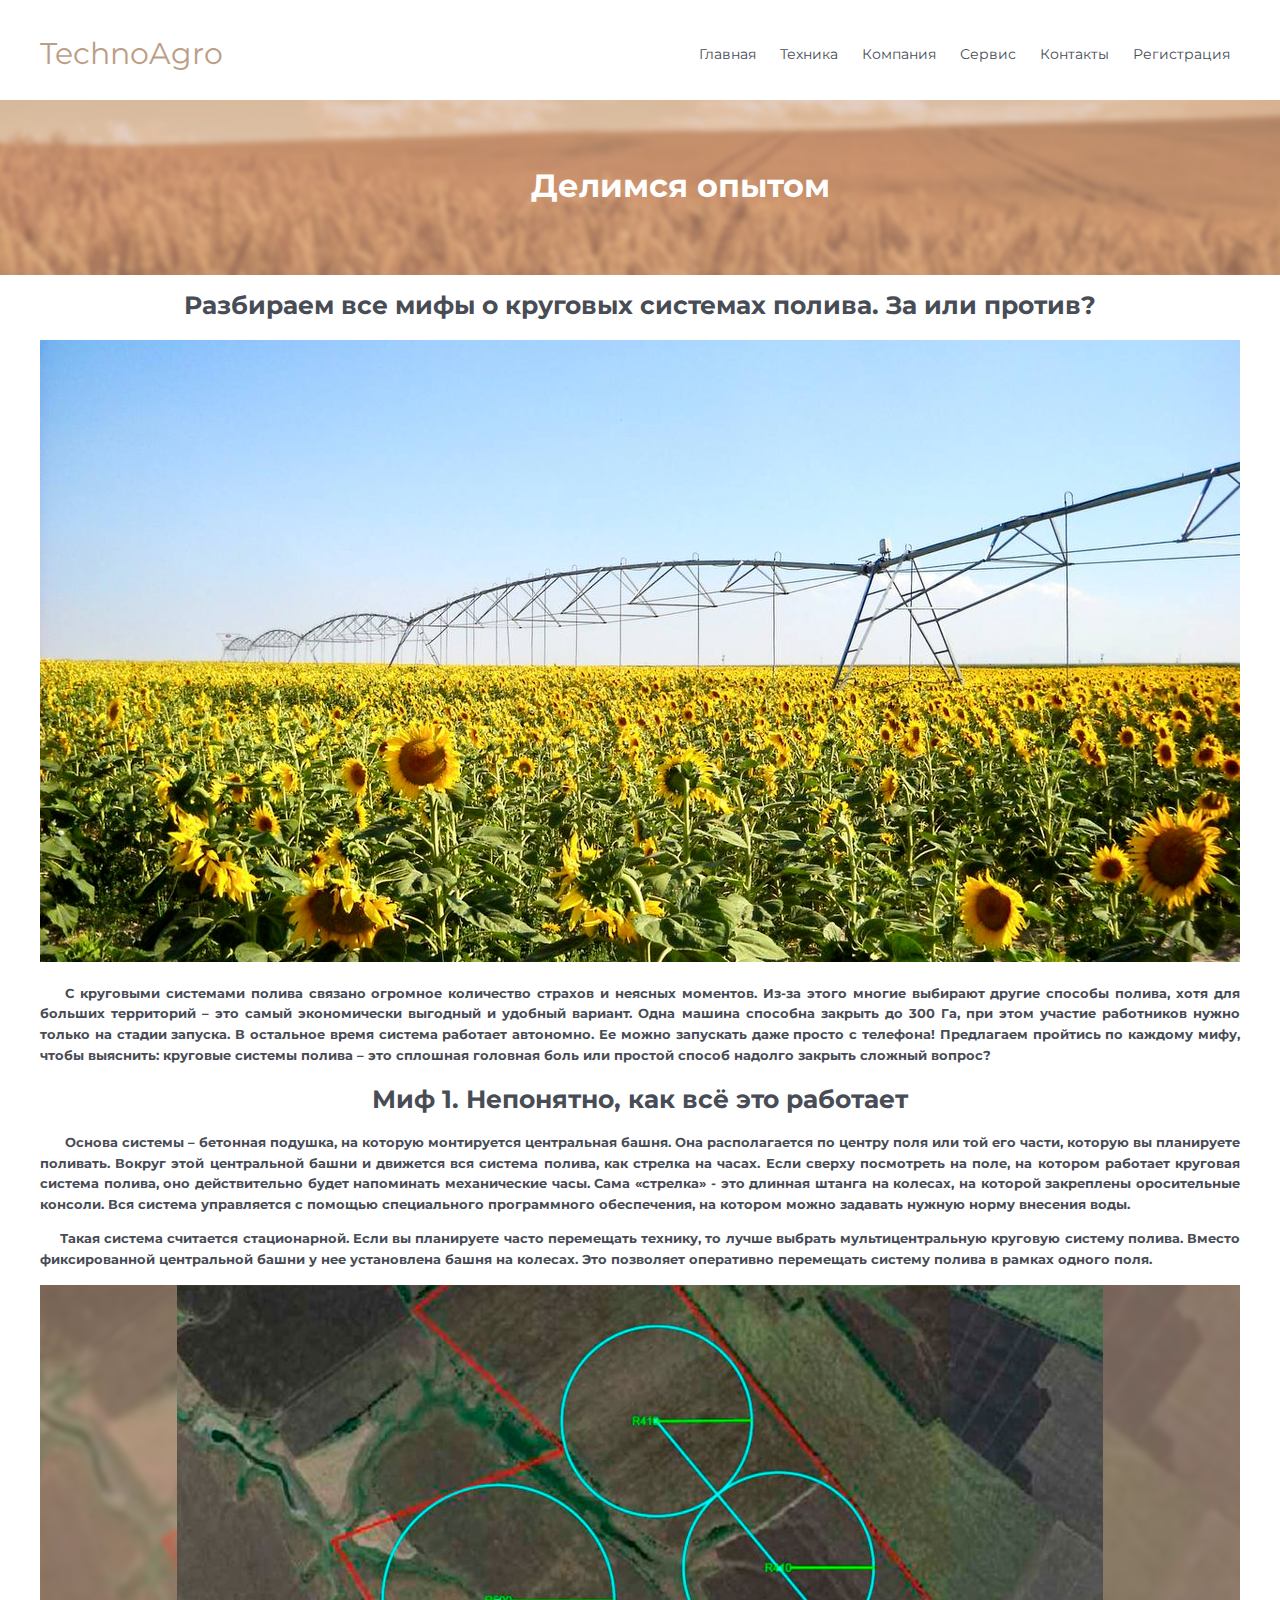
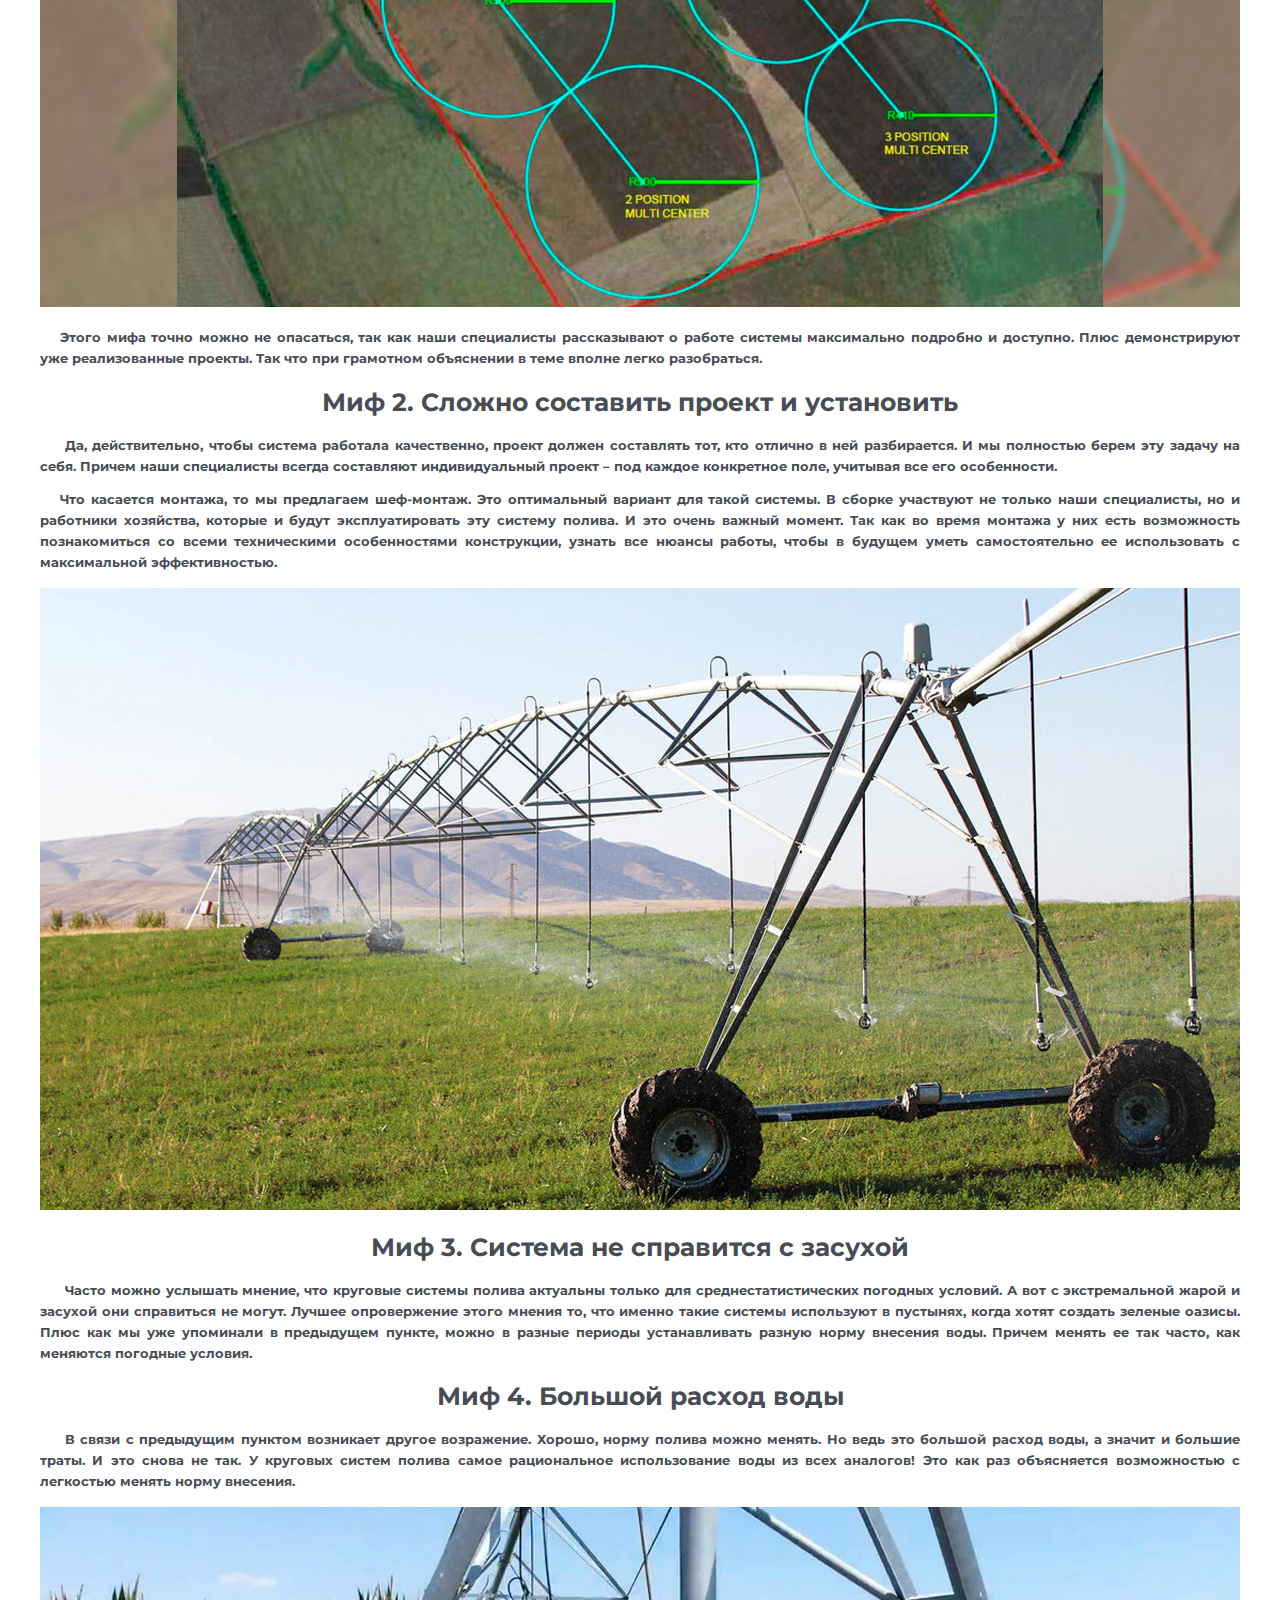
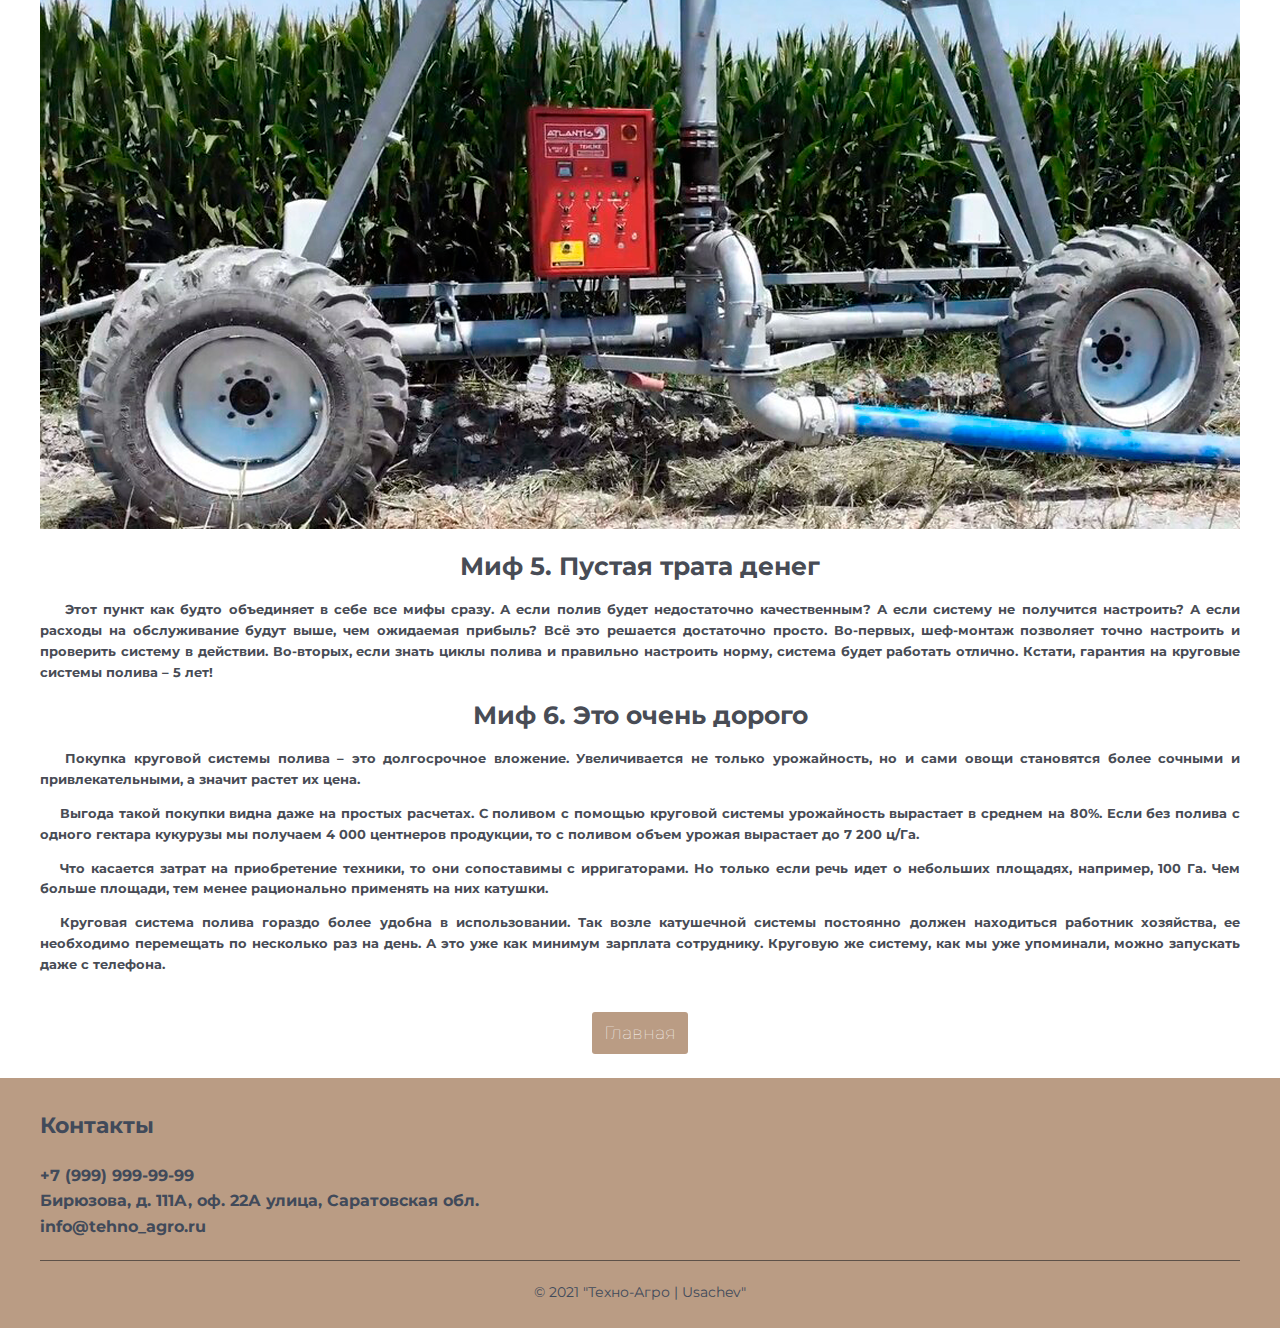
<file: watering.html>
<!DOCTYPE html>
<html lang="en">
<head>
    <meta charset="UTF-8">
    <link rel="stylesheet" href="assets/css/style.css">
        <link rel="shortcut icon" href="favicon.ico" type="image/x-icon">
    <link rel="icon" href="favicon.ico" type="image/x-icon">
    <link href="https://fonts.googleapis.com/css2?family=Lobster&family=Montserrat:wght@800&display=swap" rel="stylesheet">
    <title>Делимся опытом - TechnoAgro</title>
</head>
    <body>
<header class="header">
        <div class="container">
            <div class="header_inner">
                <div class="header_logo">TechnoAgro</div>
                <nav class="nav">
                <a class="nav_link" href="index.html">Главная</a>
                <a class="nav_link" href="techoo.html">Техника</a>
                <a class="nav_link" href="Company.html">Компания</a>
                <a class="nav_link" href="service.html">Сервис</a>
                <a class="nav_link" href="contacts.html">Контакты</a>
                <a class="nav_link" href="registration.html">Регистрация</a>
                </nav>
            </div>
    </div>
        </header>

    <div class="global">
    <div class="container">
        <div class="global_container"> 
            <h1 class="globa_title"> Делимся опытом </h1>
        </div>
        </div>
    </div>
        
        <section class="section">
          <div class="container">
              
              <div class="glavFleo"> 
                  <h3 class="otodelem_suptitle"> Разбираем все мифы о круговых системах полива. За или против?</h3> 
                  
                  <div class="oto_delem">
                      <img src="assets/images/home/watering/polivvv.png" alt="">
                  </div>
                  <div class="section_text">
                  <p style="text-indent: 25px;">  С круговыми системами полива связано огромное количество страхов и неясных моментов. Из-за этого многие выбирают другие способы полива, хотя для больших территорий – это самый экономически выгодный и удобный вариант. Одна машина способна закрыть до 300 Га, при этом участие работников нужно только на стадии запуска. В остальное время система работает автономно. Ее можно запускать даже просто с телефона! Предлагаем пройтись по каждому мифу, чтобы выяснить: круговые системы полива – это сплошная головная боль или простой способ надолго закрыть сложный вопрос?</p> 
                  </div>
                  
                   <h3 class="otodelem_suptitle"> Миф 1. Непонятно, как всё это работает</h3> 
 
                
                  <div class="section_text">
                  <p style="text-indent: 25px;">  Основа системы – бетонная подушка, на которую монтируется центральная башня. Она располагается по центру поля или той его части, которую вы планируете поливать. Вокруг этой центральной башни и движется вся система полива, как стрелка на часах. Если сверху посмотреть на поле, на котором работает круговая система полива, оно действительно будет напоминать механические часы. Сама «стрелка» - это длинная штанга на колесах, на которой закреплены оросительные консоли. Вся система управляется с помощью специального программного обеспечения, на котором можно задавать нужную норму внесения воды. </p>

                  <p>Такая система считается стационарной. Если вы планируете часто перемещать технику, то лучше выбрать мультицентральную круговую систему полива. Вместо фиксированной центральной башни у нее установлена башня на колесах. Это позволяет оперативно перемещать систему полива в рамках одного поля.</p> 
         </div> 
                                   <div class="oto_delem">
                      <img src="assets/images/home/watering/22.png" alt="">
                  </div>
                      
                      
                <div class="section_text">
                  <p>Этого мифа точно можно не опасаться, так как наши специалисты рассказывают о работе системы максимально подробно и доступно. Плюс демонстрируют уже реализованные проекты. Так что при грамотном объяснении в теме вполне легко разобраться.</p>  
                      
                  </div>
                  
                    <h3 class="otodelem_suptitle"> Миф 2. Сложно составить проект и установить </h3>
                  <div class="section_text">
                  <p style="text-indent: 25px;">  Да, действительно, чтобы система работала качественно, проект должен составлять тот, кто отлично в ней разбирается. И мы полностью берем эту задачу на себя. Причем наши специалисты всегда составляют индивидуальный проект – под каждое конкретное поле, учитывая все его особенности.</p>

                  <p>Что касается монтажа, то мы предлагаем шеф-монтаж. Это оптимальный вариант для такой системы. В сборке участвуют не только наши специалисты, но и работники хозяйства, которые и будут эксплуатировать эту систему полива. И это очень важный момент. Так как во время монтажа у них есть возможность познакомиться со всеми техническими особенностями конструкции, узнать все нюансы работы, чтобы в будущем уметь самостоятельно ее использовать с максимальной эффективностью.</p> 
         </div> 
                            <div class="oto_delem">
                      <img src="assets/images/home/watering/33.png" alt="">
                  </div>
                  <h3 class="otodelem_suptitle">Миф 3. Система не справится с засухой</h3>
                    <div class="section_text">
                  <p style="text-indent: 25px;">  Часто можно услышать мнение, что круговые системы полива актуальны только для среднестатистических погодных условий. А вот с экстремальной жарой и засухой они справиться не могут. Лучшее опровержение этого мнения то, что именно такие системы используют в пустынях, когда хотят создать зеленые оазисы. Плюс как мы уже упоминали в предыдущем пункте, можно в разные периоды устанавливать разную норму внесения воды. Причем менять ее так часто, как меняются погодные условия.</p>
         </div> 
                                    <h3 class="otodelem_suptitle">Миф 4. Большой расход воды</h3>
                    <div class="section_text">
                  <p style="text-indent: 25px;">В связи с предыдущим пунктом возникает другое возражение. Хорошо, норму полива можно менять. Но ведь это большой расход воды, а значит и большие траты. И это снова не так. У круговых систем полива самое рациональное использование воды из всех аналогов! Это как раз объясняется возможностью с легкостью менять норму внесения.</p>
         </div>
                         <div class="oto_delem">
                      <img src="assets/images/home/watering/44.png" alt="">
                  </div>
                  
                  
                                <h3 class="otodelem_suptitle">Миф 5. Пустая трата денег</h3>
                    <div class="section_text">
                  <p style="text-indent: 25px;">Этот пункт как будто объединяет в себе все мифы сразу. А если полив будет недостаточно качественным? А если систему не получится настроить? А если расходы на обслуживание будут выше, чем ожидаемая прибыль? Всё это решается достаточно просто. Во-первых, шеф-монтаж позволяет точно настроить и проверить систему в действии. Во-вторых, если знать циклы полива и правильно настроить норму, система будет работать отлично. Кстати, гарантия на круговые системы полива – 5 лет!</p>
         </div>
                                      <h3 class="otodelem_suptitle">Миф 6. Это очень дорого</h3>
                    <div class="section_text">
                  <p style="text-indent: 25px;">Покупка круговой системы полива – это долгосрочное вложение. Увеличивается не только урожайность, но и сами овощи становятся более сочными и привлекательными, а значит растет их цена.</p>
                  <p>Выгода такой покупки видна даже на простых расчетах. С поливом с помощью круговой системы урожайность вырастает в среднем на 80%. Если без полива с одного гектара кукурузы мы получаем 4 000 центнеров продукции, то с поливом объем урожая вырастает до 7 200 ц/Га.</p>
                  <p> Что касается затрат на приобретение техники, то они сопоставимы с ирригаторами. Но только если речь идет о небольших площадях, например, 100 Га. Чем больше площади, тем менее рационально применять на них катушки.</p>
                  <p>Круговая система полива гораздо более удобна в использовании. Так возле катушечной системы постоянно должен находиться работник хозяйства, ее необходимо перемещать по несколько раз на день. А это уже как минимум зарплата сотруднику. Круговую же систему, как мы уже упоминали, можно запускать даже с телефона.
                </p>
                        
         </div>
              </div>
            </div>
        </section>

        
        
<div class="clock">
  <a class="button" href="index">Главная</a>

</div>
        
        
        
        
<footer class="footer">
        <div class="container">
    <div class="footer_inner">
        <div class="footer_col">
            <div class="footer_contacts">Контакты
            </div>
            <div class="footer_text">
            <div class="footer_nomer">+7 (999) 999-99-99</div>
            <div class="footer_adress">Бирюзова, д. 111А, оф. 22А улица, Саратовская обл.</div>
            <div class="footer_email">info@tehno_agro.ru</div>
            </div>
        
        </div>
            </div>
            
            <div class="copyright">
                © 2021 "Техно-Агро | Usachev" 
            </div>
    </div>
        </footer>
        
    </body>
</html>
</file>
<file: assets/css/style.css>
body {
    margin: 0;
    font-family: 'Montserrat', sans-serif;

    font-size: 15 px;
    line-height: 1.6;
    color: #484c55;
    
}

*,
*:before,
*:after {
    -webkit-box-sizing: border-box;
    box-sizing: border-box;
}

h1, h2, h3, h4, h5, h6 {
    margin: 0;
}

  
/* container */
.container {
    display: flex;
    flex-direction: column;
    justify-content: center;
    width: 100%;
    max-width: 1200px;
    margin: 0 auto;

}

/* global */
.global {
    width: 100%;
    height: 175px;
    margin-top: 100px;
    flex-direction: column;
    justify-content: left;
    
    background: 
        url("../images/home/global.png") center
        no-repeat;
    -webkit-background-size: cover;
    background-size: cover;
}

.global_container {
    color: #ffffff;
    width: 100%;
    height: 130px;
    max-height: 1069px;
    margin: 40px;
    
}

.global_title{
    font-size: 28px;
    font-weight: 700;
    text-align: center;
    line-height: 1;
    
}




/* Header */
.header {
    width: 100%;
    padding-top: 30px;
    
    position: absolute;
    top: 0;
    left: 0;
    right: 0;
    z-index: 1000;
    
}
.header_inner{
    display: flex;
    justify-content: space-between;
    align-items: center;
    
}
.header_logo {
    font-size: 30px;
    font-size: 700;
    color: #bc9e86;
    
}

.nav {
    font-size: 14px;
    text-transform: none;
    
}

.nav_link{
    list-style: none;
    display: inline-block;
    vertical-align: top;
    margin: 0 10px;
    position: relative;
    
    color:#484c55;
    text-decoration: none;
    
    transition: color .1s linear;
    
}
.nav_link:after {
    content: " ";
    width: 100%;
    height: 3px;
    direction: NONE;
    
    background-color: #bc9e86;
    opacity: 0;
    position: absolute;
    Top: 100%;
    left: 0;
    z-index: 1;    
    
    transition: color .1s linear;
}

.nav_link:hover {
    color: #bc9e86
}

.nav_link:hover:after {
    opacity: 1;
}








/* section */
.section {
    padding: 0px;
    
}

.glvaFleo {
    width: 100%;
    max-width: 950px;
    margin: 0 auto 90px;
    text-align:  center;

}


.section_suptitle {
    margin-top: 10px;
    font-size: 20px;
    color:414a5a;
    font-family: 'Montserrat', sans-serif;
    text-align: center;
    
}

.section_fleo{
    font-size: 26px;
    color:414a5a;
    font-family: 'Montserrat', sans-serif;
    text-align: center;
    
}

.section_text {
    font-size: 13px;
    font-weight: 700;
    color: 414a5a;
    text-indent: 20px;
    text-align:  justify;
}

/* About */

.about {
    margin-top: 80px;
    display: flex;
    justify-content: space-between;
    margin-top: 25px;
}

.about__item {
    width: 380px;
    position: relative;

    background-color: #ba9c84;
}

.about__item:hover .about__img {
    transform: translate3d(-10px, -10px, 0);
}

.about__item:hover .about__img img {
    opacity: .1;
}

.about__item:hover .about__text {
    opacity: 1;
}

.about__img {
    background: linear-gradient(to bottom, #dbcbbe, #ba9c84);

    transition: transform .2s linear;
}

.about__img img {
    display: block;
    transition: opacity .1s linear;
}

.about__text {
    width: 100%;

    font-size: 18px;
    color: #fff;
    text-transform: uppercase;
    font-weight: 700;
    text-align: center;
    opacity: 0;

    position: absolute;
    top: 50%;
    left: 0;
    z-index: 2;
    transform: translate3d(0, -50%, 0);

    transition: opacity .2s linear;
}



/* blog */

.delem_text{
    margin-top:30px;
     font-size:26px;
    font-weight: 100;
    text-align: left;
        margin-bottom: 10px;
}
.blog {
    display: flex;
    justify-content: space-between;
}

.blog__item {
    width: 31%;
}

.blog__header {
    position: relative;
    margin-bottom: 14px;
}

.blog__photo {
    display: block;
    max-width: 100%;
    height: auto;
}


.blog_date {
    color: #484c55;
    font-size: 14px;
      
}


.blog__content {
    margin-bottom: 14px;
}

.blog__title {
    margin-bottom: 10px;

    font-size: 16px;
    color: #414a5a;
}

.blog__title a {
    color: inherit;
    text-decoration: none;
}

.blog__title a:hover {
    text-decoration: underline;
}

.blog__text {
    font-size: 14px;
    color: #848c9a;
}

.blog__footer {
    padding-top: 14px;
    border-top: 1px solid #e5e5e5;

    font-size: 15px;
    font-weight: 300;
    font-style: italic;
    color: #999;
}


/* o nas */
.nas_title {
    margin-top:20px;
    font-size:26px;
    font-weight: 100;
    text-align: left;

    
}

.nas_tehno {
    font-size:20px;
    font-weight: 100;
    text-align: left;
}
 
.nas_text {
    font-size:14px;
    font-weight: 100;
    text-align: justify;
}


    



/* Footer */

.footer {
    padding-top: 30px;
    background-color:#ba9c84;
width:auto;
	height: 250px;
	margin:auto;
	clear:both;

}





.footer_contacts {
    font-size:22px;
    font-weight: 700;
    color: #414a5a;
    margin-bottom: 20px;
    text-align: left;
}


.footer_text {
    margin-bottom: 20px;
    font-size:16px;
    font-weight: 700;
    color: #414a5a;
    text-align: left;
    
}

.copyright {
    padding: 20px 0;
    border-top: 1px solid #5d5148;
    text-align: center;
    font-size: 14px;
    color: #414a5a;
    
}




/* techoo */

.techo_title {
    font-size: 28px;
    font-weight: 800;
    text-align:center;
    line-height: 1;
    margin: 20px auto;

}

.onas_text{
        font-size:20px;
    font-weight: 100;
    text-align: justify;
    margin-top: 10px;
}


.foto {
  text-align: center
}


/* registration */
.form {
  max-width: 320px;
  padding: 15px;
  margin: 20px auto;
  background-color: #ba9c84;
    margin-bottom:180px;
}

.input {
  display: block;
  width: 100%;
  padding: 8px 10px;
  margin-bottom: 10px;
  
  border: 1px solid #ccc;
  
  font-family: inherit;
  font-size: 16px;
}

.btn {
  display: block;
  width: 100%;
  padding: 8px 10px;
  
  border: 0;
  background-color: #1cbc11;
  cursor: pointer;
  
  font-family: inherit;
  font-size: 16px;
  color: #fff;
}

.btn:hover {
  background-color: #14a20a;
}

.glo_title {
    max-width: 320px;
    margin: 20px auto;
}

.glob_title {
    max-width: 220px;
    margin: 20px auto;
}

.servv {
    margin-bottom: 40px;
}


/* contacts */
.contacts {
    width: 100%;
    max-width: 950px;
    margin: left;
    text-align:  left;
}

.contacts_text {
     margin-bottom: 32px;
     font-size: 16px;
    font-weight: 700;
    color: 414a5a;
    text-align:  justify;
    line-height: 0.5;
}
.contacts_te {
    font-size: 14px;
}

.contacts_footer {
    padding-top: 14px;
    border-top: 1px solid #e5e5e5;

    font-size: 15px;
    font-weight: 300;
    color: #999;
    max-width: 615px;
}

/* delem */

.otodelem_suptitle {
    margin-top: 10px;
    font-size: 25px;
    color:414a5a;
    font-family: 'Montserrat', sans-serif;
    text-align: center;
    
}

.oto_delem {
    margin-top: 15px;
    margin-bottom: 10px;
    margin-right: 100px;
}

.globa_title {
 text-align: center;
    margin: 20px auto;
}

/* na glav */
.button {
  display: inline-block;
  background: #ba9c84;
  color: #fff;
  padding: 12px;
  border-radius: 3px;
  text-decoration: none;
  font-family: 'Montserrat', sans-serif;
  font-size: 18px;
  line-height: 1;
  font-weight: 100;

}

.clock {
  margin: 24px;
  text-align: center;
}


/* apvrs */
.section_apvrs{
    font-size: 26px;
    color:414a5a;
    font-family: 'Montserrat', sans-serif;
    text-align: left;
}

.section_apvtitle{
        margin-top: 0px;
    margin-bottom: 15px;
    font-size: 20px;
    color:#848c9a;
    font-family: 'Montserrat', sans-serif;
    text-align: left;
}


/* table */
.table {
    border: 1;
    width: 100%;
    table-layout: fixed;
    height: 100%;
    text-align: 20px left;
    border-color: #ba9c84;
    margin-right: 100px;
}

.th {
    font-size: 18px;
    background-color: #fff;
    background: #ba9c84;
    
}

/* Usachev */
</file>
